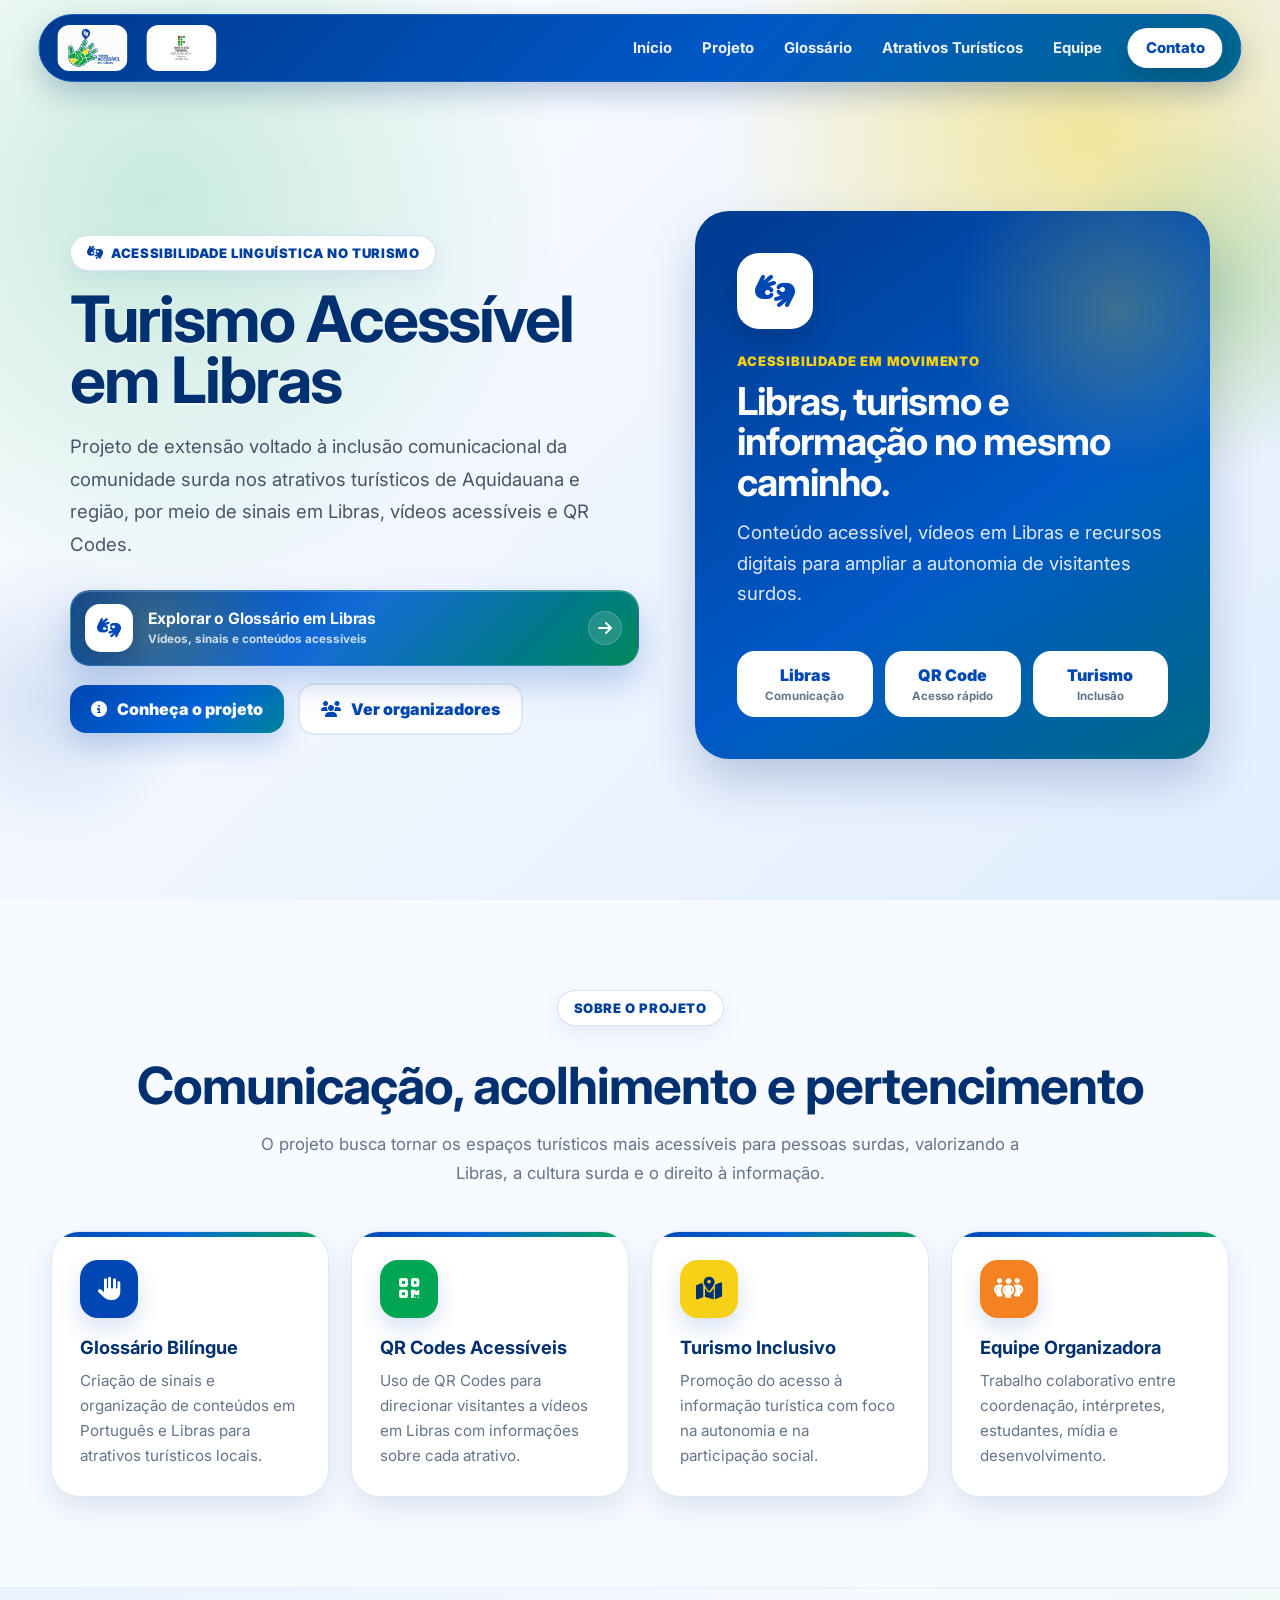
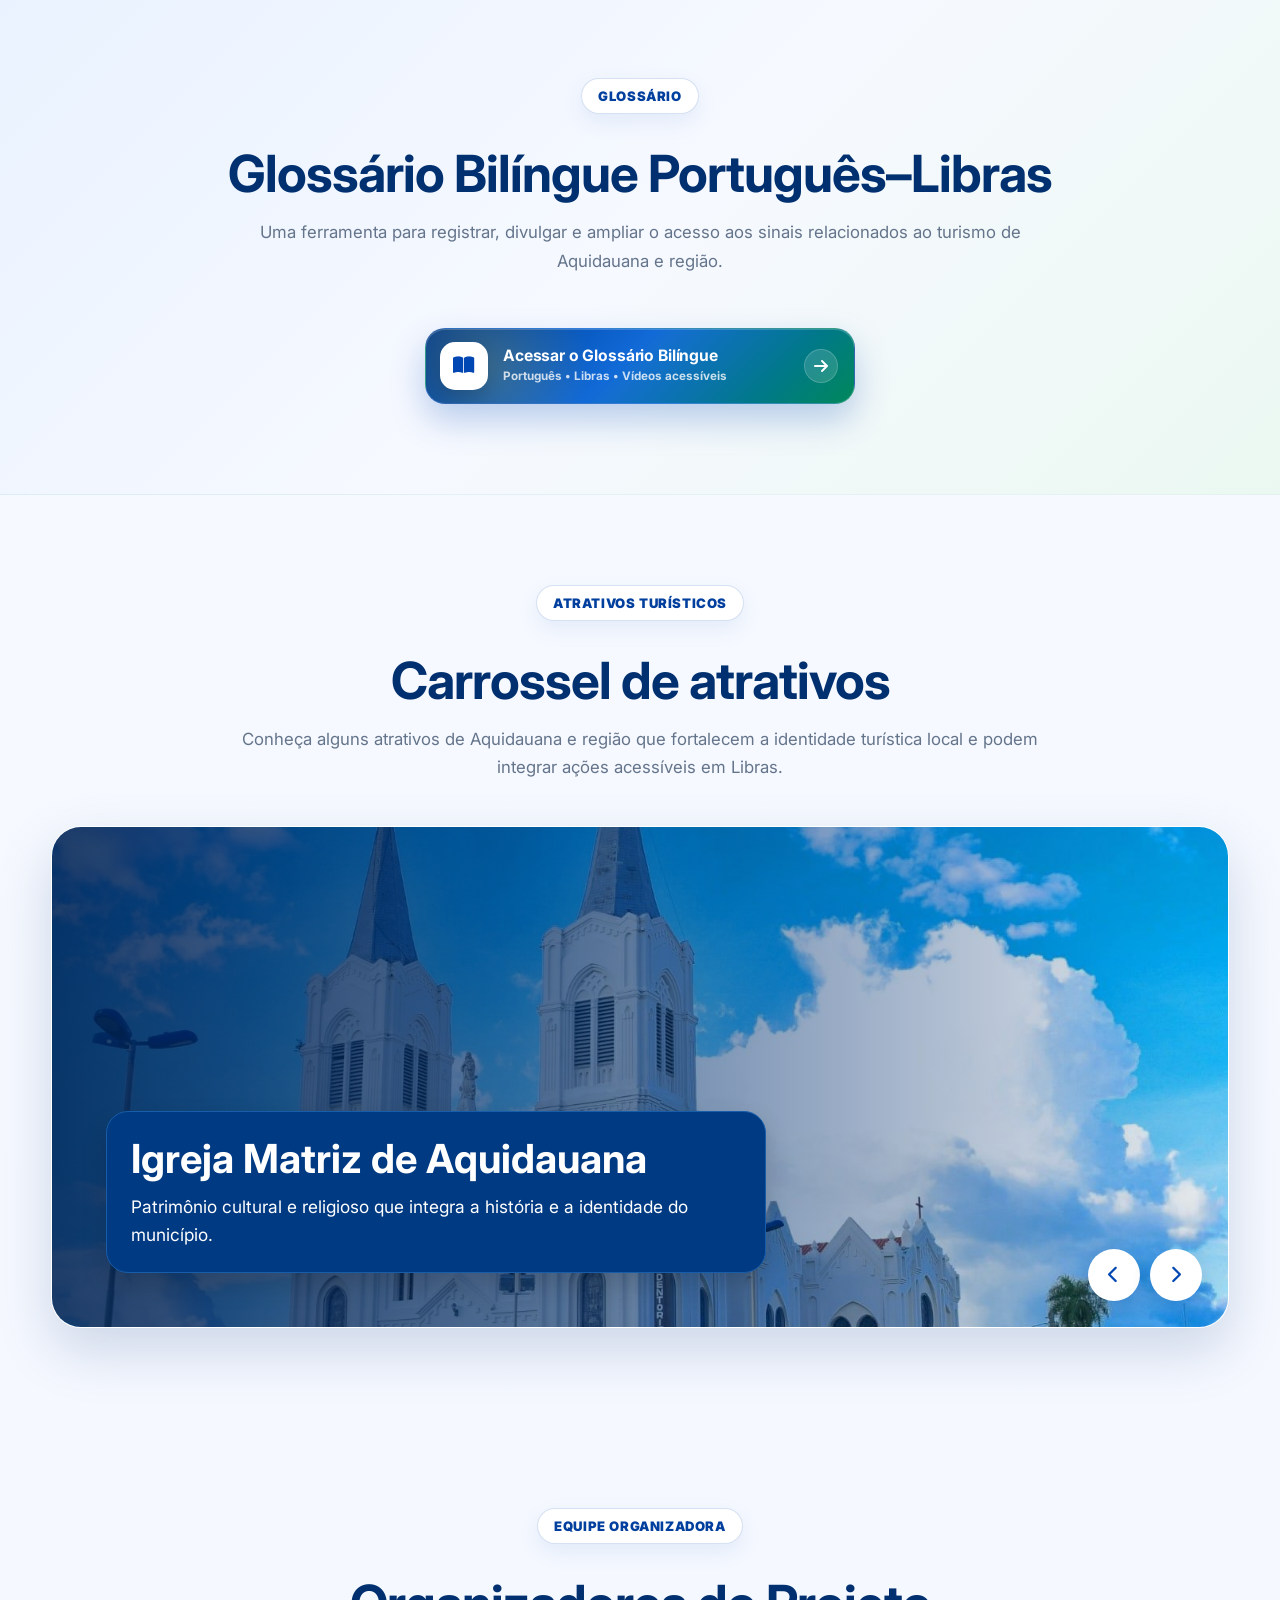
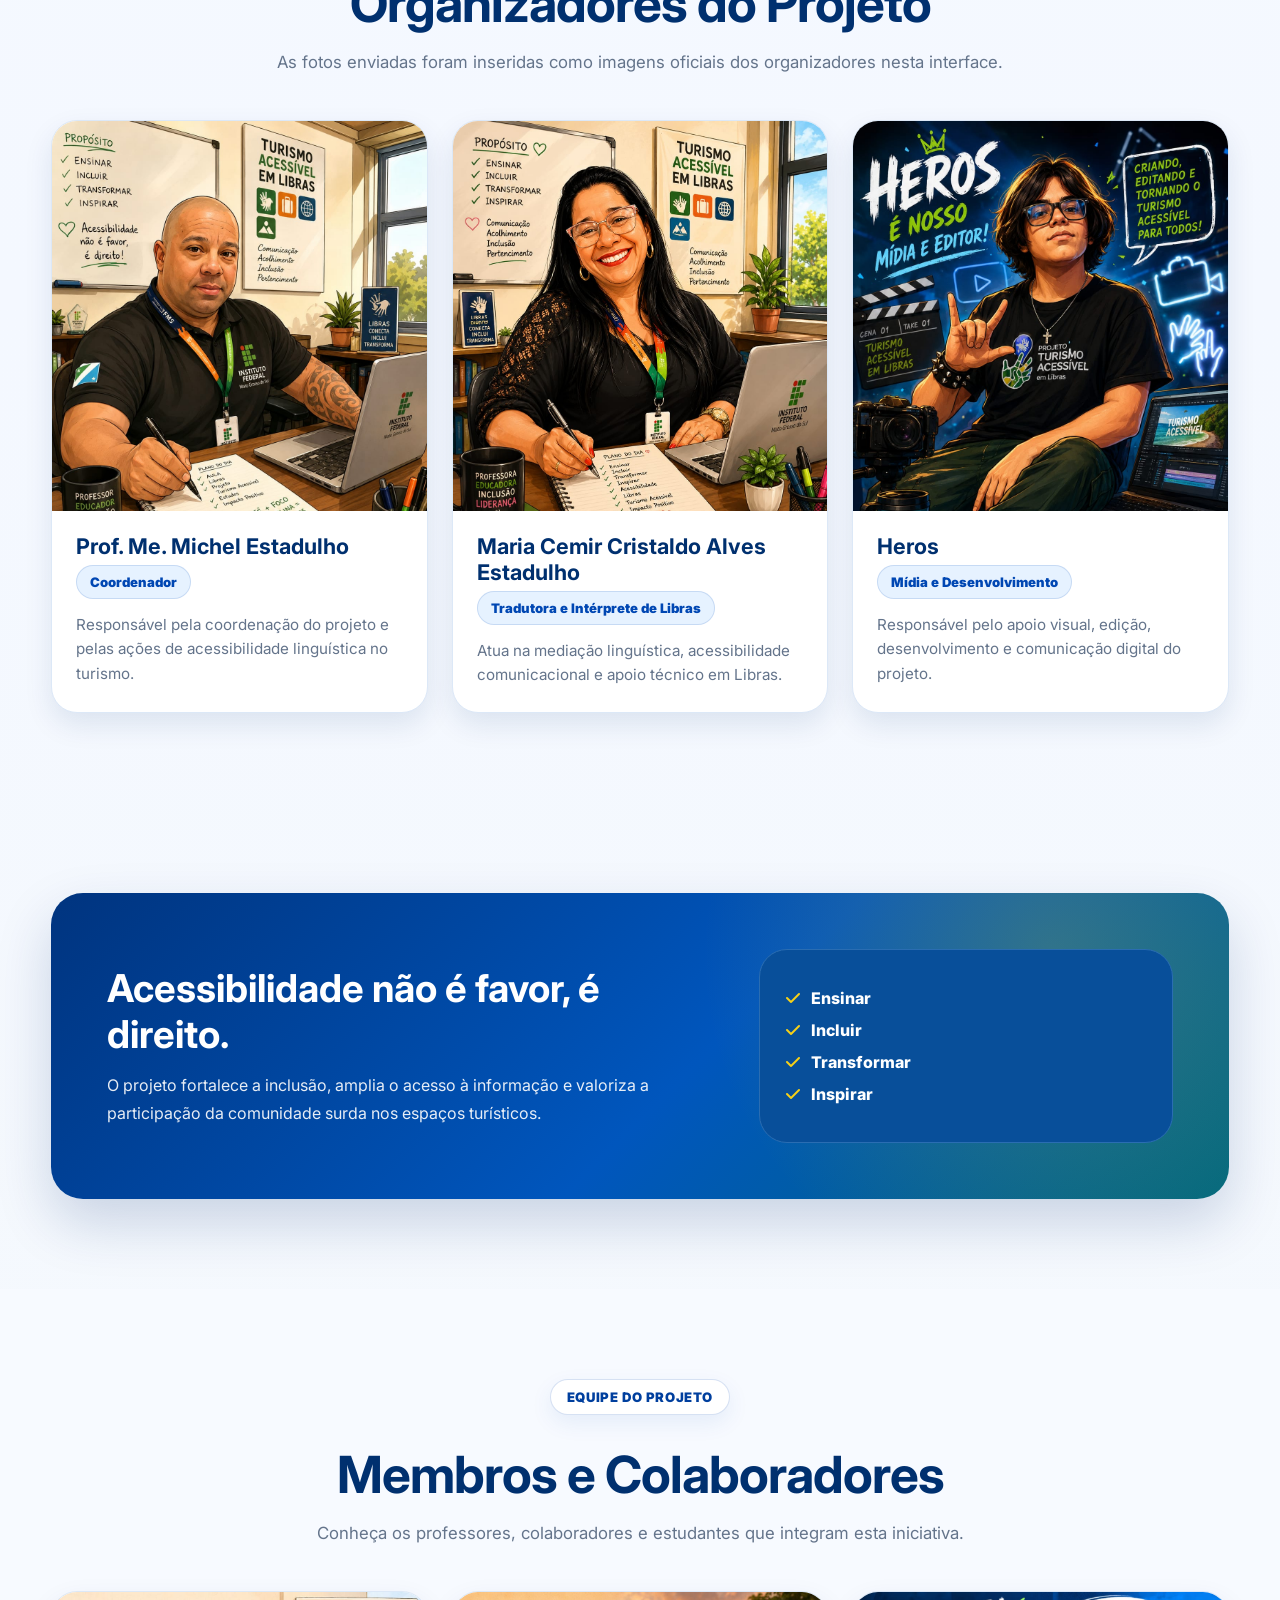
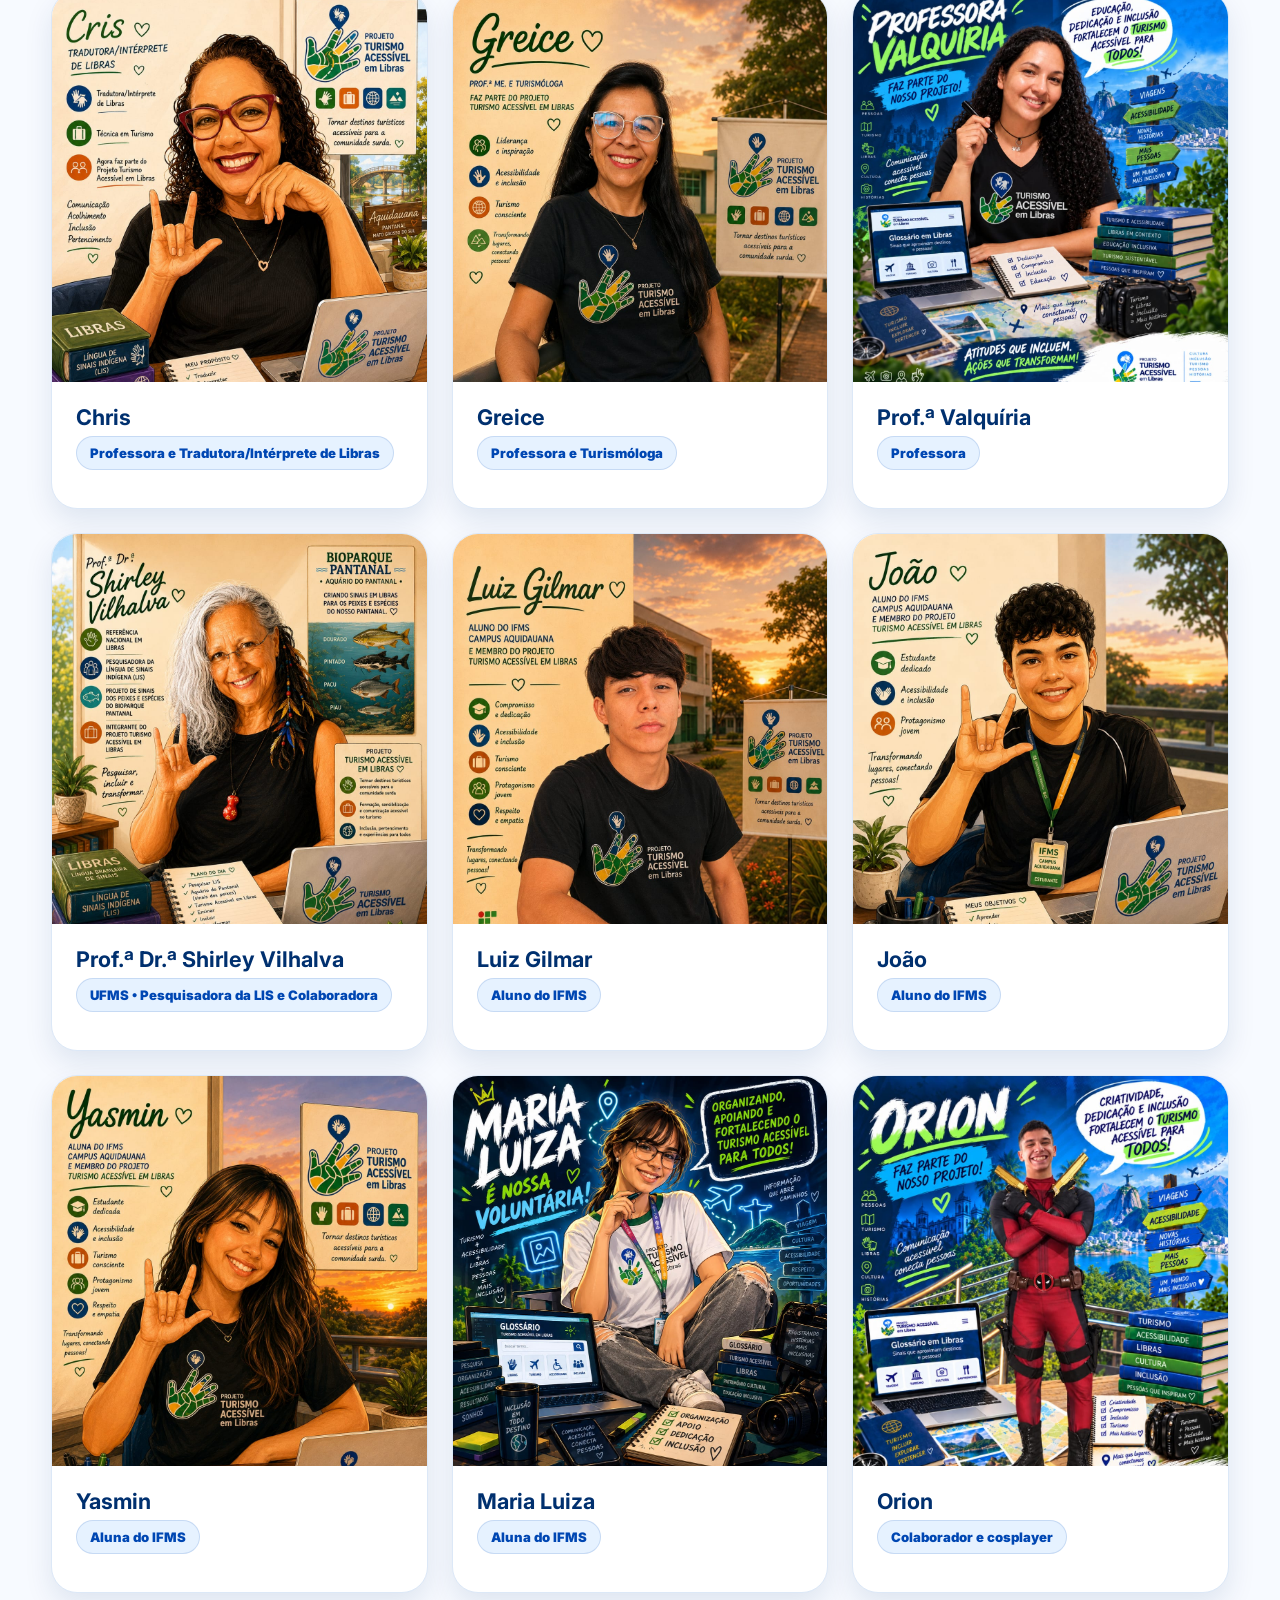
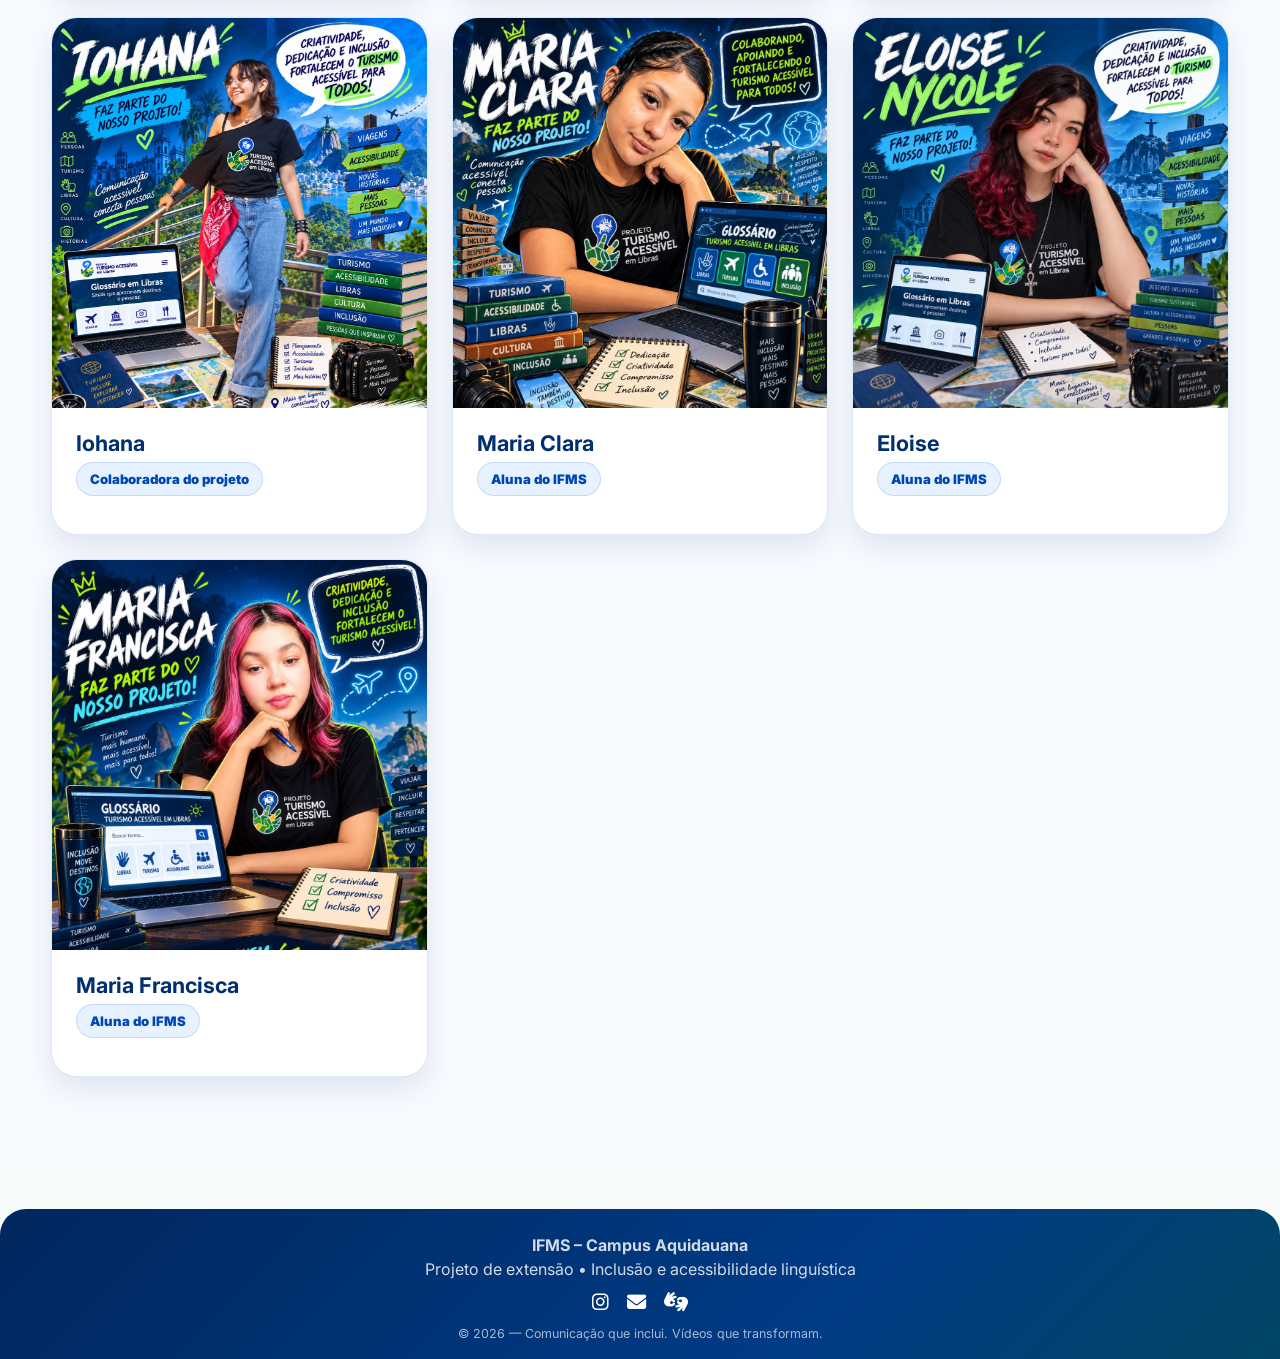
<file: index.html>
<!DOCTYPE html>

<html lang="pt-BR">

<head>
  <meta charset="utf-8" />
  <meta content="width=device-width, initial-scale=1.0" name="viewport" />
  <title>Turismo Acessível em Libras</title>
  <link href="https://fonts.googleapis.com" rel="preconnect" />
  <link crossorigin="" href="https://fonts.gstatic.com" rel="preconnect" />
  <link href="https://fonts.googleapis.com/css2?family=Inter:wght@400;600;700;800;900&amp;display=swap"
    rel="stylesheet" />
  <link href="https://cdnjs.cloudflare.com/ajax/libs/font-awesome/6.5.0/css/all.min.css" rel="stylesheet" />
  <link href="css/style.css" rel="stylesheet" />
</head>

<body>
  <header>
    <a class="brand brand-logo-only" href="index.html">
      <img alt="Identidade visual do projeto" src="imagens/logo_turismo_acessivel.jpeg" />
      <img class="logo-ifms" src="imagens/ifms-logo-aq.png" alt="Instituto Federal de Mato Grosso do Sul">
    </a>
    <nav>
      <a href="index.html">Início</a>
      <a href="#projeto">Projeto</a>
      <a href="glossario.html">Glossário</a>
      <a href="#atrativos">Atrativos Turísticos</a>
      <a href="#equipe">Equipe</a>
      <a class="btn-menu" href="#contato">Contato</a>
    </nav>
  </header>
  <main id="inicio">
    <section class="hero">
      <div class="container hero-grid">
        <div>
          <span class="tag"><i class="fa-solid fa-hands-asl-interpreting"></i> Acessibilidade linguística no
            turismo</span>
          <h1>Turismo Acessível em Libras</h1>
          <p>Projeto de extensão voltado à inclusão comunicacional da comunidade surda nos atrativos turísticos de
            Aquidauana e região, por meio de sinais em Libras, vídeos acessíveis e QR Codes.</p>
          <div class="hero-actions"><a class="btn-glossario-featured" href="glossario.html"><span
                class="glossario-btn-icon"><i class="fa-solid fa-hands-asl-interpreting"></i></span><span
                class="glossario-btn-text"><strong>Explorar o Glossário em Libras</strong><small>Vídeos, sinais e
                  conteúdos acessíveis</small></span><span class="glossario-btn-arrow"><i
                  class="fa-solid fa-arrow-right"></i></span></a>
            <a class="btn btn-primary" href="#projeto"><i class="fa-solid fa-circle-info"></i> Conheça o projeto</a>
            <a class="btn btn-light" href="#equipe"><i class="fa-solid fa-users"></i> Ver organizadores</a>
          </div>
        </div>
        <div class="hero-feature-panel">
          <div class="hero-feature-icon"><i class="fa-solid fa-hands-asl-interpreting"></i></div><span
            class="hero-feature-kicker">Acessibilidade em movimento</span>
          <h2>Libras, turismo e informação no mesmo caminho.</h2>
          <p>Conteúdo acessível, vídeos em Libras e recursos digitais para ampliar a autonomia de visitantes surdos.</p>
          <div class="mini-stats">
            <div>Libras<span>Comunicação</span></div>
            <div>QR Code<span>Acesso rápido</span></div>
            <div>Turismo<span>Inclusão</span></div>
          </div>
        </div>
      </div>
    </section>
    <section id="projeto">
      <div class="container">
        <div class="section-title">
          <span class="tag">Sobre o Projeto</span>
          <h2>Comunicação, acolhimento e pertencimento</h2>
          <p>O projeto busca tornar os espaços turísticos mais acessíveis para pessoas surdas, valorizando a Libras, a
            cultura surda e o direito à informação.</p>
        </div>
        <div class="cards">
          <article class="info-card">
            <div class="icon"><i class="fa-solid fa-hand"></i></div>
            <h3>Glossário Bilíngue</h3>
            <p>Criação de sinais e organização de conteúdos em Português e Libras para atrativos turísticos locais.</p>
          </article>
          <article class="info-card">
            <div class="icon"><i class="fa-solid fa-qrcode"></i></div>
            <h3>QR Codes Acessíveis</h3>
            <p>Uso de QR Codes para direcionar visitantes a vídeos em Libras com informações sobre cada atrativo.</p>
          </article>
          <article class="info-card">
            <div class="icon"><i class="fa-solid fa-map-location-dot"></i></div>
            <h3>Turismo Inclusivo</h3>
            <p>Promoção do acesso à informação turística com foco na autonomia e na participação social.</p>
          </article>
          <article class="info-card">
            <div class="icon"><i class="fa-solid fa-people-group"></i></div>
            <h3>Equipe Organizadora</h3>
            <p>Trabalho colaborativo entre coordenação, intérpretes, estudantes, mídia e desenvolvimento.</p>
          </article>
        </div>
      </div>
    </section>
    <section id="glossario">
      <div class="container">
        <div class="section-title">
          <span class="tag">Glossário</span>
          <h2>Glossário Bilíngue Português–Libras</h2>
          <p>Uma ferramenta para registrar, divulgar e ampliar o acesso aos sinais relacionados ao turismo de Aquidauana
            e região.</p>
        </div>
        <div class="hero-actions"><a class="btn-glossario-featured btn-glossario-section" href="glossario.html"><span
              class="glossario-btn-icon"><i class="fa-solid fa-book-open"></i></span><span
              class="glossario-btn-text"><strong>Acessar o Glossário Bilíngue</strong><small>Português • Libras • Vídeos
                acessíveis</small></span><span class="glossario-btn-arrow"><i
                class="fa-solid fa-arrow-right"></i></span></a></div>
      </div>
    </section>
    <section id="atrativos">
      <div class="container">
        <div class="section-title">
          <span class="tag">Atrativos Turísticos</span>
          <h2>Carrossel de atrativos</h2>
          <p>Conheça alguns atrativos de Aquidauana e região que fortalecem a identidade turística local e podem
            integrar ações acessíveis em Libras.</p>
        </div>
        <!--Aqui fica o carrossel-->
        <div class="carousel-wrap">
          <div class="carousel">
            <div class="slide active slide-igreja">
              <div class="slide-content">
                <h3>Igreja Matriz de Aquidauana</h3>
                <p>Patrimônio cultural e religioso que integra a história e a identidade do município.</p>
              </div>
            </div>
            <div class="slide slide-paxixi">
              <div class="slide-content">
                <h3>Morro do Paxixi</h3>
                <p>Um dos mais belos cartões-postais da região, conhecido por suas paisagens e contemplação da natureza.
                </p>
              </div>
            </div>
            <div class="slide slide-ponte">
              <div class="slide-content">
                <h3>Ponte Velha</h3>
                <p>Importante marco histórico sobre o Rio Aquidauana, preservando a memória local.</p>
              </div>
            </div>
            <div class="slide slide-rio">
              <div class="slide-content">
                <h3>Rio Aquidauana</h3>
                <p>Símbolo natural da cidade e referência para o turismo, lazer e contemplação ambiental.</p>
              </div>
            </div>
          </div>
          <div class="carousel-buttons">
            <button aria-label="Anterior" onclick="mudarSlide(-1)"><i class="fa-solid fa-chevron-left"></i></button>
            <button aria-label="Próximo" onclick="mudarSlide(1)"><i class="fa-solid fa-chevron-right"></i></button>
          </div>
        </div>
      </div>
    </section>
    <!--Os coordenadores ficam aqui-->
    <section id="equipe">
      <div class="container">
        <div class="section-title">
          <span class="tag">Equipe Organizadora</span>
          <h2>Organizadores do Projeto</h2>
          <p>As fotos enviadas foram inseridas como imagens oficiais dos organizadores nesta interface.</p>
        </div>
        <div class="team">
          <article class="member">
            <img alt="Prof. Me. Michel Estadulho" src="imagens/organizador_michel.jpeg" />
            <div class="member-body">
              <h3>Prof. Me. Michel Estadulho</h3>
              <span class="role">Coordenador</span>
              <p>Responsável pela coordenação do projeto e pelas ações de acessibilidade linguística no turismo.</p>
            </div>
          </article>
          <article class="member">
            <img alt="Maria Cemir Cristaldo Alves Estadulho" src="imagens/organizadora_cemir.jpeg" />
            <div class="member-body">
              <h3>Maria Cemir Cristaldo Alves Estadulho</h3>
              <span class="role">Tradutora e Intérprete de Libras</span>
              <p>Atua na mediação linguística, acessibilidade comunicacional e apoio técnico em Libras.</p>
            </div>
          </article>
          <article class="member">
            <img alt="Heros" src="imagens/organizador_heros.jpeg" />
            <div class="member-body">
              <h3>Heros</h3>
              <span class="role">Mídia e Desenvolvimento</span>
              <p>Responsável pelo apoio visual, edição, desenvolvimento e comunicação digital do projeto.</p>
            </div>
          </article>
        </div>
      </div>
    </section>
    <section id="contato">
      <div class="container">
        <div class="cta">
          <div>
            <h2>Acessibilidade não é favor, é direito.</h2>
            <p>O projeto fortalece a inclusão, amplia o acesso à informação e valoriza a participação da comunidade
              surda nos espaços turísticos.</p>
          </div>
          <ul class="cta-box">
            <li><i class="fa-solid fa-check"></i> Ensinar</li>
            <li><i class="fa-solid fa-check"></i> Incluir</li>
            <li><i class="fa-solid fa-check"></i> Transformar</li>
            <li><i class="fa-solid fa-check"></i> Inspirar</li>
          </ul>
        </div>
      </div>
    </section>
  </main>
  <!--Aqui fica os membros do projeto-->
  <section id="membros">
    <div class="container">
      <div class="section-title">
        <span class="tag">Equipe do Projeto</span>
        <h2>Membros e Colaboradores</h2>
        <p>Conheça os professores, colaboradores e estudantes que integram esta iniciativa.</p>
      </div>
      <div class="team">
        <article class="member"><img alt="Chris" src="imagens/chris.jpeg" />
          <div class="member-body">
            <h3>Chris</h3><span class="role">Professora e Tradutora/Intérprete de Libras</span>
          </div>
        </article>
        <article class="member"><img alt="Greice" src="imagens/greice.jpeg" />
          <div class="member-body">
            <h3>Greice</h3><span class="role">Professora e Turismóloga</span>
          </div>
        </article>
        <article class="member"><img alt="Prof.ª Valquíria" src="imagens/professora valquiria.jpeg" />
          <div class="member-body">
            <h3>Prof.ª Valquíria</h3><span class="role">Professora</span>
          </div>
        </article>
        <article class="member"><img alt="Prof.ª Dr.ª Shirley Vilhalva" src="imagens/shirley.jpeg" />
          <div class="member-body">
            <h3>Prof.ª Dr.ª Shirley Vilhalva</h3><span class="role">UFMS • Pesquisadora da LIS e Colaboradora</span>
          </div>
        </article>
        <article class="member"><img alt="Luiz Gilmar" src="imagens/luiz.jpeg" />
          <div class="member-body">
            <h3>Luiz Gilmar</h3><span class="role">Aluno do IFMS</span>
          </div>
        </article>
        <article class="member"><img alt="João" src="imagens/joao.jpeg" />
          <div class="member-body">
            <h3>João</h3><span class="role">Aluno do IFMS</span>
          </div>
        </article>
        <article class="member"><img alt="Yasmin" src="imagens/yasmin.jpeg" />
          <div class="member-body">
            <h3>Yasmin</h3><span class="role">Aluna do IFMS</span>
          </div>
        </article>
        <article class="member"><img alt="Maria Luiza" src="imagens/maria-luiza.jpeg" />
          <div class="member-body">
            <h3>Maria Luiza</h3><span class="role">Aluna do IFMS</span>
          </div>
        </article>
        <article class="member"><img alt="Orion" src="imagens/orion projeto.jpeg" />
          <div class="member-body">
            <h3>Orion</h3><span class="role">Colaborador e cosplayer</span>
          </div>
        </article>
        <article class="member"><img alt="Iohana" src="imagens/iohana projeto.jpeg" />
          <div class="member-body">
            <h3>Iohana</h3><span class="role">Colaboradora do projeto</span>
          </div>
        </article>
        <article class="member"><img alt="Maria Clara" src="imagens/maria clara.jpeg" />
          <div class="member-body">
            <h3>Maria Clara</h3><span class="role">Aluna do IFMS</span>
          </div>
        </article>
        <article class="member"><img alt="Eloise" src="imagens/eloise.jpeg" />
          <div class="member-body">
            <h3>Eloise</h3><span class="role">Aluna do IFMS</span>
          </div>
        </article>
        <article class="member"><img alt="Maria Francisca" src="imagens/maria francisca.jpeg" />
          <div class="member-body">
            <h3>Maria Francisca</h3><span class="role">Aluna do IFMS</span>
          </div>
        </article>
      </div>
    </div>
  </section>
  <footer>
    <p><strong>IFMS – Campus Aquidauana</strong><br />Projeto de extensão • Inclusão e acessibilidade linguística</p>
    <div class="social"><i class="fa-brands fa-instagram"></i><i class="fa-solid fa-envelope"></i><i
        class="fa-solid fa-hands-asl-interpreting"></i></div>
    <p class="footer-copy">© 2026 — Comunicação que inclui. Vídeos que transformam.</p>
  </footer>
  <script>
    let slideAtual = 0;
    const slides = document.querySelectorAll('.slide');

    function mostrarSlide(index) {
      slides.forEach(slide => slide.classList.remove('active'));
      if (index >= slides.length) slideAtual = 0;
      if (index < 0) slideAtual = slides.length - 1;
      slides[slideAtual].classList.add('active');
    }

    function mudarSlide(direcao) {
      slideAtual += direcao;
      mostrarSlide(slideAtual);
    }

    setInterval(() => mudarSlide(1), 7000);
  </script>
</body>

</html>
</file>
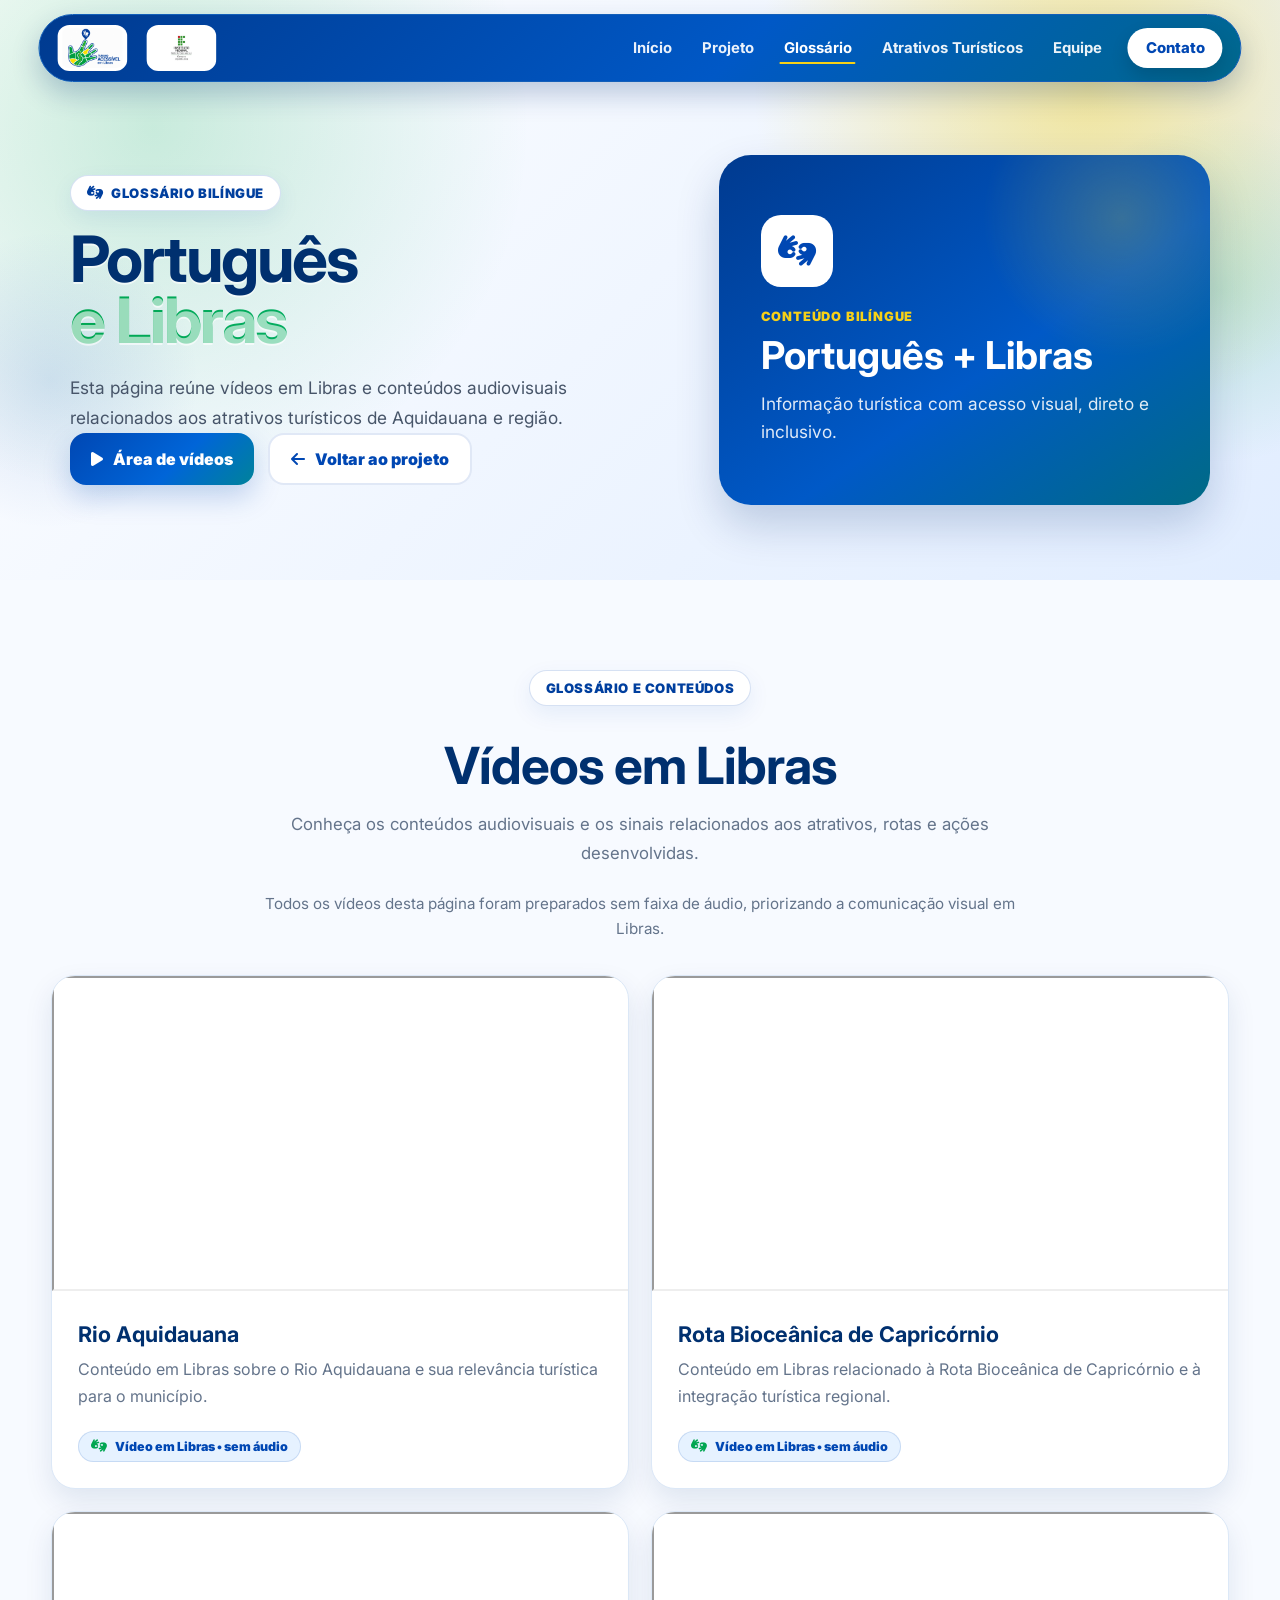
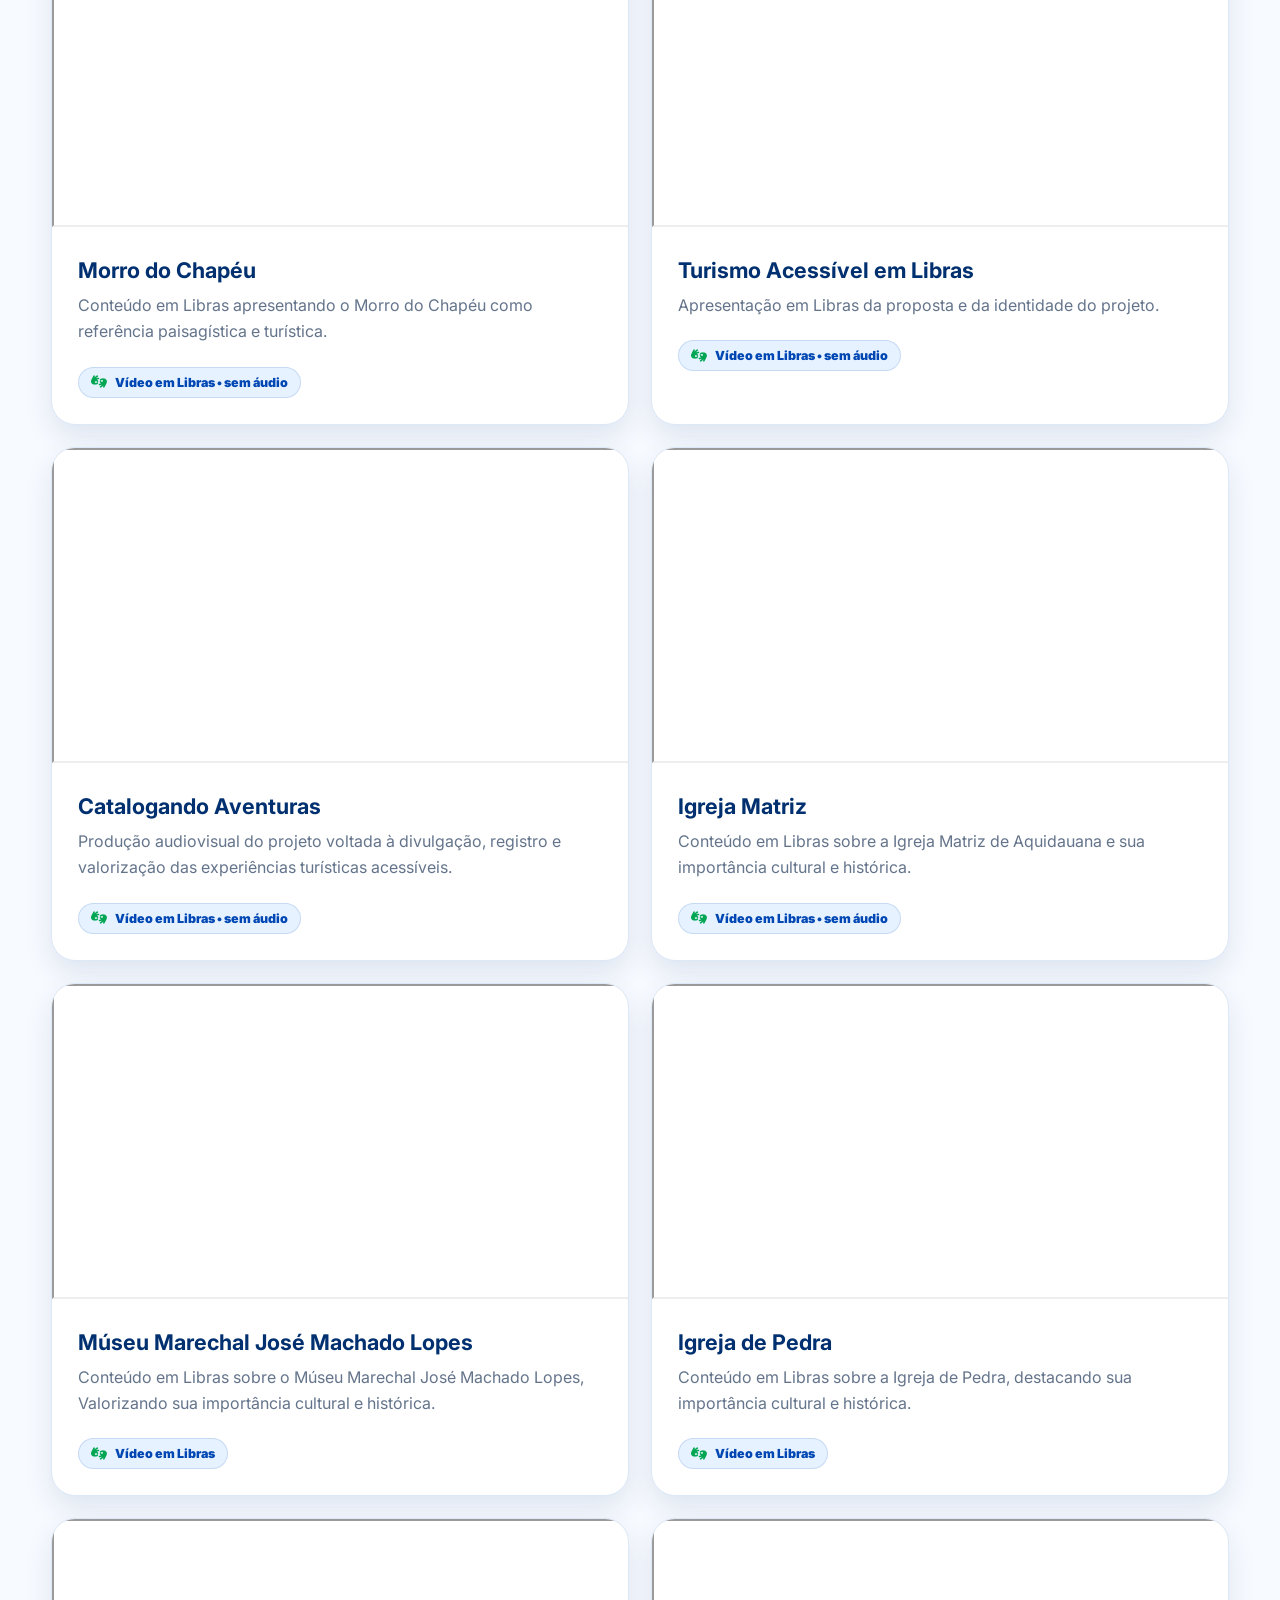
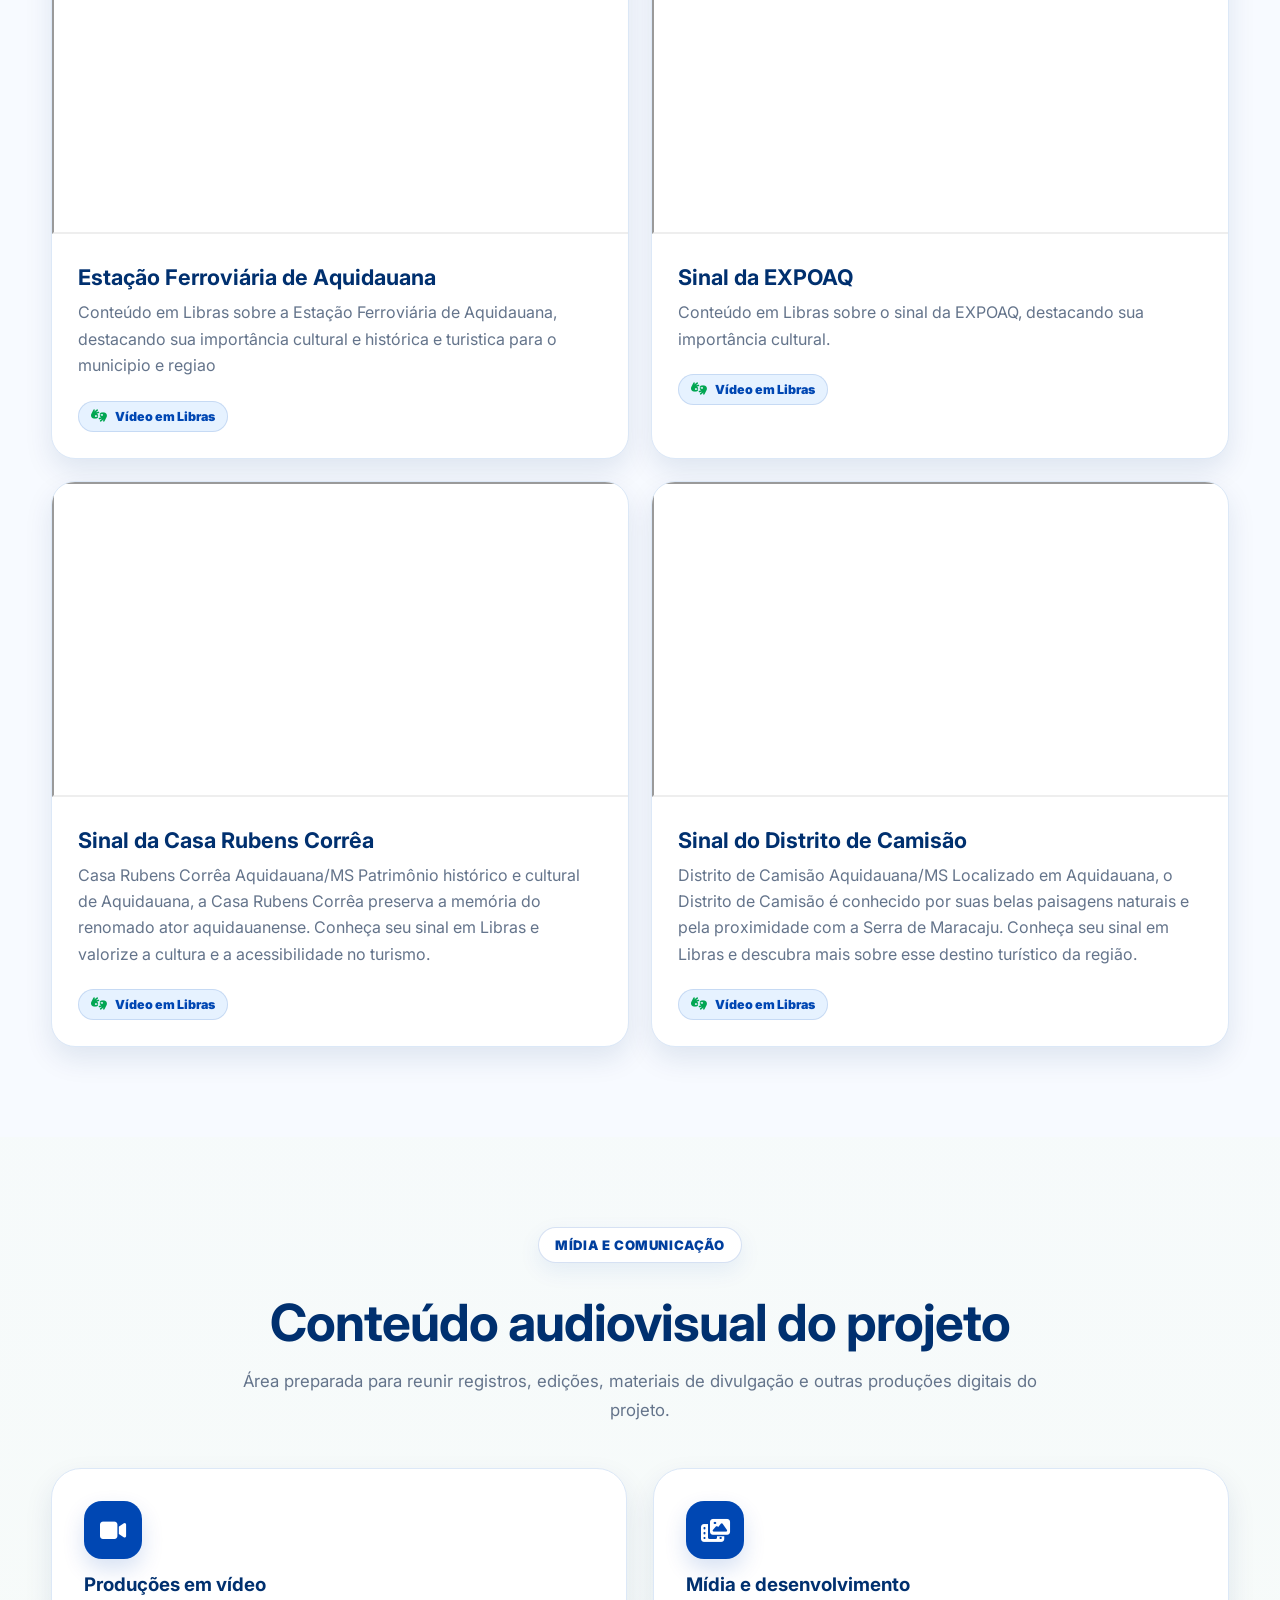
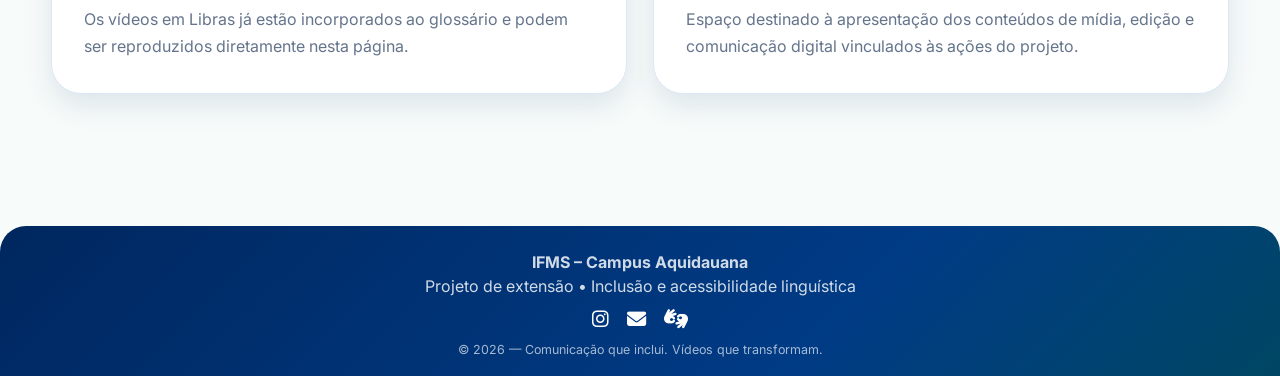
<file: glossario.html>
<!DOCTYPE html>

<html lang="pt-BR">

<head>
    <meta charset="utf-8" />
    <meta content="width=device-width, initial-scale=1.0" name="viewport" />
    <title>Glossário | Turismo Acessível em Libras</title>
    <link href="https://fonts.googleapis.com" rel="preconnect" />
    <link crossorigin="" href="https://fonts.gstatic.com" rel="preconnect" />
    <link href="https://fonts.googleapis.com/css2?family=Inter:wght@400;600;700;800;900&amp;display=swap"
        rel="stylesheet" />
    <link href="https://cdnjs.cloudflare.com/ajax/libs/font-awesome/6.5.0/css/all.min.css" rel="stylesheet" />
    <link href="css/style.css" rel="stylesheet" />
</head>

<body>
    <header>
        <a class="brand brand-logo-only" href="index.html">
            <img alt="Identidade visual do projeto" src="imagens/logo_turismo_acessivel.jpeg" />
            <img class="logo-ifms" src="imagens/ifms-logo-aq.png" alt="Instituto Federal de Mato Grosso do Sul" />
        </a>
        <nav>
            <a href="index.html">Início</a>
            <a href="index.html#projeto">Projeto</a>
            <a class="nav-active" href="glossario.html">Glossário</a>
            <a href="index.html#atrativos">Atrativos Turísticos</a>
            <a href="index.html#equipe">Equipe</a>
            <a class="btn-menu" href="index.html#contato">Contato</a>
        </nav>
    </header>
    <main id="inicio">
        <section class="glossary-hero">
            <div class="container glossary-hero-grid">
                <div>
                    <span class="tag"><i class="fa-solid fa-hands-asl-interpreting"></i> Glossário Bilíngue</span>
                    <h1>Português <strong>e Libras</strong></h1>
                    <p>Esta página reúne vídeos em Libras e conteúdos audiovisuais relacionados aos atrativos turísticos
                        de Aquidauana e região.</p>
                    <div class="hero-actions">
                        <a class="btn btn-primary" href="#videos"><i class="fa-solid fa-play"></i> Área de vídeos</a>
                        <a class="btn btn-light" href="index.html"><i class="fa-solid fa-arrow-left"></i> Voltar ao
                            projeto</a>
                    </div>
                </div>
                <div class="glossary-symbol-panel"><i class="fa-solid fa-hands-asl-interpreting"></i><span>Conteúdo
                        bilíngue</span>
                    <h2>Português + Libras</h2>
                    <p>Informação turística com acesso visual, direto e inclusivo.</p>
                </div>
            </div>
        </section>
        <section id="videos">
            <div class="container">
                <div class="section-title">
                    <span class="tag">Glossário e Conteúdos</span>
                    <h2>Vídeos em Libras</h2>
                    <p>Conheça os conteúdos audiovisuais e os sinais relacionados aos atrativos, rotas e ações
                        desenvolvidas.</p>
                </div>
                <p class="glossary-note">Todos os vídeos desta página foram preparados sem faixa de áudio, priorizando a
                    comunicação visual em Libras.</p>
                <div class="glossary-grid">
                    <article class="glossary-card video-card"><iframe width="580" height="315"
                            src="https://www.youtube-nocookie.com/embed/ig7l0lmULVI" allow=" autoplay; encrypted-media;"
                            referrerpolicy="strict-origin-when-cross-origin"></iframe>
                        <div class="glossary-card-body">
                            <h3>Rio Aquidauana</h3>
                            <p>Conteúdo em Libras sobre o Rio Aquidauana e sua relevância turística para o município.
                            </p><span class="video-badge"><i class="fa-solid fa-hands-asl-interpreting"></i> Vídeo em
                                Libras • sem áudio</span>
                        </div>
                    </article>
                    <article class="glossary-card video-card"><iframe width="580" height="315"
                            src="https://www.youtube-nocookie.com/embed/64HpeVpPP9c" allow=" autoplay; encrypted-media;"
                            referrerpolicy="strict-origin-when-cross-origin"></iframe>
                        <div class="glossary-card-body">
                            <h3>Rota Bioceânica de Capricórnio</h3>
                            <p>Conteúdo em Libras relacionado à Rota Bioceânica de Capricórnio e à integração turística
                                regional.</p><span class="video-badge"><i
                                    class="fa-solid fa-hands-asl-interpreting"></i> Vídeo em Libras • sem áudio</span>
                        </div>
                    </article>
                    <article class="glossary-card video-card"><iframe width="580" height="315"
                            src="https://www.youtube-nocookie.com/embed/LYY-HfZBCmk" allow=" autoplay; encrypted-media;"
                            referrerpolicy="strict-origin-when-cross-origin"></iframe>
                        <div class="glossary-card-body">
                            <h3>Morro do Chapéu</h3>
                            <p>Conteúdo em Libras apresentando o Morro do Chapéu como referência paisagística e
                                turística.</p><span class="video-badge"><i
                                    class="fa-solid fa-hands-asl-interpreting"></i> Vídeo em Libras • sem áudio</span>
                        </div>
                    </article>
                    <article class="glossary-card video-card"><iframe width="580" height="315"
                            src="https://www.youtube-nocookie.com/embed/uUrxg75vPKI" allow=" autoplay; encrypted-media;"
                            referrerpolicy="strict-origin-when-cross-origin"></iframe>
                        <div class="glossary-card-body">
                            <h3>Turismo Acessível em Libras</h3>
                            <p>Apresentação em Libras da proposta e da identidade do projeto.</p><span
                                class="video-badge"><i class="fa-solid fa-hands-asl-interpreting"></i> Vídeo em Libras •
                                sem áudio</span>
                        </div>
                    </article>
                    <article class="glossary-card video-card"><iframe width="580" height="315"
                            src="https://www.youtube-nocookie.com/embed/5ynPkVWrhwE" allow=" autoplay; encrypted-media;"
                            referrerpolicy="strict-origin-when-cross-origin"></iframe>
                        <div class="glossary-card-body">
                            <h3>Catalogando Aventuras</h3>
                            <p>Produção audiovisual do projeto voltada à divulgação, registro e valorização das
                                experiências turísticas acessíveis.</p><span class="video-badge"><i
                                    class="fa-solid fa-hands-asl-interpreting"></i> Vídeo em Libras • sem áudio</span>
                        </div>
                    </article>
                    <article class="glossary-card video-card"><iframe width="580" height="315"
                            src="https://www.youtube-nocookie.com/embed/RQfJ|A2LOXku_IO"
                            allow=" autoplay; encrypted-media;"
                            referrerpolicy="strict-origin-when-cross-origin"></iframe>
                        <div class="glossary-card-body">
                            <h3>Igreja Matriz</h3>
                            <p>Conteúdo em Libras sobre a Igreja Matriz de Aquidauana e sua importância cultural e
                                histórica.</p><span class="video-badge"><i
                                    class="fa-solid fa-hands-asl-interpreting"></i> Vídeo em Libras • sem áudio</span>
                        </div>
                    </article>
                    <article class="glossary-card video-card"><iframe width="580" height="315"
                            src="https://www.youtube-nocookie.com/embed/N5rynPwLkBk" allow=" autoplay; encrypted-media;"
                            referrerpolicy="strict-origin-when-cross-origin"></iframe>
                        <div class="glossary-card-body">
                            <h3>Múseu Marechal José Machado Lopes</h3>
                            <p>Conteúdo em Libras sobre o Múseu Marechal José Machado Lopes, Valorizando sua importância
                                cultural e histórica.</p><span class="video-badge"><i
                                    class="fa-solid fa-hands-asl-interpreting"></i> Vídeo em Libras</span>
                        </div>
                    </article>
                    <article class="glossary-card video-card"><iframe width="580" height="315"
                            src="https://www.youtube-nocookie.com/embed/Dwr6ToOD4F0" allow=" autoplay; encrypted-media;"
                            referrerpolicy="strict-origin-when-cross-origin"></iframe>
                        <div class="glossary-card-body">
                            <h3>Igreja de Pedra</h3>
                            <p>Conteúdo em Libras sobre a Igreja de Pedra, destacando sua importância cultural e
                                histórica.</p><span class="video-badge"><i
                                    class="fa-solid fa-hands-asl-interpreting"></i> Vídeo em Libras</span>
                        </div>
                    </article>
                    <article class="glossary-card video-card"><iframe width="580" height="315"
                            src="https://www.youtube-nocookie.com/embed/CKXjHLy8rFM" allow=" autoplay; encrypted-media;"
                            referrerpolicy="strict-origin-when-cross-origin"></iframe>
                        <div class="glossary-card-body">
                            <h3>Estação Ferroviária de Aquidauana</h3>
                            <p>Conteúdo em Libras sobre a Estação Ferroviária de Aquidauana, destacando sua importância
                                cultural e histórica e turistica para o municipio e regiao</p><span
                                class="video-badge"><i class="fa-solid fa-hands-asl-interpreting"></i> Vídeo em
                                Libras</span>
                        </div>
                    </article>
                    <article class="glossary-card video-card"><iframe width="580" height="315"
                            src="https://www.youtube-nocookie.com/embed/6k9edyan8GI" allow=" autoplay; encrypted-media;"
                            referrerpolicy="strict-origin-when-cross-origin"></iframe>
                        <div class="glossary-card-body">
                            <h3>Sinal da EXPOAQ</h3>
                            <p>Conteúdo em Libras sobre o sinal da EXPOAQ, destacando sua importância cultural.</p><span
                                class="video-badge"><i class="fa-solid fa-hands-asl-interpreting"></i> Vídeo em
                                Libras</span>
                        </div>
                    </article>
                    <article class="glossary-card video-card"><iframe width="580" height="315"
                            src="https://www.youtube-nocookie.com/embed/g-L4fkXV-10" allow=" autoplay; encrypted-media;"
                            referrerpolicy="strict-origin-when-cross-origin"></iframe>
                        <div class="glossary-card-body">
                            <h3>Sinal da Casa Rubens Corrêa</h3>
                            <p>Casa Rubens Corrêa Aquidauana/MS
                                Patrimônio histórico e cultural de Aquidauana, a Casa Rubens Corrêa preserva a memória
                                do renomado ator aquidauanense. Conheça seu sinal em Libras e valorize a cultura e a
                                acessibilidade no turismo.</p><span class="video-badge"><i
                                    class="fa-solid fa-hands-asl-interpreting"></i> Vídeo em
                                Libras</span>
                        </div>
                    </article>
                    <article class="glossary-card video-card"><iframe width="580" height="315"
                            src="https://www.youtube-nocookie.com/embed/lF1_MqzBKHg" allow=" autoplay; encrypted-media;"
                            referrerpolicy="strict-origin-when-cross-origin"></iframe>
                        <div class="glossary-card-body">
                            <h3>Sinal do Distrito de Camisão</h3>
                            <p>Distrito de Camisão Aquidauana/MS

                                Localizado em Aquidauana, o Distrito de Camisão é conhecido por suas belas paisagens
                                naturais e pela proximidade com a Serra de Maracaju. Conheça seu sinal em Libras e
                                descubra mais sobre esse destino turístico da região.</p><span class="video-badge"><i
                                    class="fa-solid fa-hands-asl-interpreting"></i> Vídeo em
                                Libras</span>
                        </div>
                    </article>
                </div>
            </div>
        </section>
        <section id="midia">
            <div class="container">
                <div class="section-title">
                    <span class="tag">Mídia e Comunicação</span>
                    <h2>Conteúdo audiovisual do projeto</h2>
                    <p>Área preparada para reunir registros, edições, materiais de divulgação e outras produções
                        digitais do projeto.</p>
                </div>
                <div class="media-panel">
                    <article class="media-card">
                        <div class="icon"><i class="fa-solid fa-video"></i></div>
                        <h3>Produções em vídeo</h3>
                        <p>Os vídeos em Libras já estão incorporados ao glossário e podem ser reproduzidos diretamente
                            nesta página.</p>
                    </article>
                    <article class="media-card">
                        <div class="icon"><i class="fa-solid fa-photo-film"></i></div>
                        <h3>Mídia e desenvolvimento</h3>
                        <p>Espaço destinado à apresentação dos conteúdos de mídia, edição e comunicação digital
                            vinculados às ações do projeto.</p>
                    </article>
                </div>
            </div>
        </section>
    </main>
    <footer>
        <p><strong>IFMS – Campus Aquidauana</strong><br />Projeto de extensão • Inclusão e acessibilidade linguística
        </p>
        <div class="social"><i class="fa-brands fa-instagram"></i><i class="fa-solid fa-envelope"></i><i
                class="fa-solid fa-hands-asl-interpreting"></i></div>
        <p class="footer-copy">© 2026 — Comunicação que inclui. Vídeos que transformam.</p>
    </footer>
</body>

</html>
</file>
<file: css/style.css>
:root {
  --azul: #0047B3;
  --azul-escuro: #00306f;
  --verde: #00A651;
  --amarelo: #F7D117;
  --laranja: #F58220;
  --fundo: #f4f8ff;
  --branco: #ffffff;
  --texto: #1f2937;
  --cinza: #64748b;
  --sombra: 0 18px 45px rgba(0, 47, 111, .14);
  --radius: 28px;
}

* {
  margin: 0;
  padding: 0;
  box-sizing: border-box;
  font-family: 'Inter', Arial, sans-serif;
}

html {
  scroll-behavior: smooth;
}

body {
  background: var(--fundo);
  color: var(--texto);
  overflow-x: hidden;
}

a {
  text-decoration: none;
  color: inherit;
}

header {
  position: fixed;
  top: 18px;
  left: 50%;
  transform: translateX(-50%);
  width: min(1180px, 92%);
  background: rgba(255, 255, 255, .94);
  border: 1px solid rgba(0, 71, 179, .12);
  box-shadow: var(--sombra);
  border-radius: 999px;
  padding: 12px 24px;
  display: flex;
  align-items: center;
  justify-content: space-between;
  z-index: 1000;
}

.brand {
  display: flex;
  align-items: center;
  gap: 14px;
  font-weight: 900;
  color: var(--azul);
}

.brand img {
  width: 72px;
  height: 48px;
  object-fit: contain;
}

.brand span {
  line-height: 1.05;
  text-transform: uppercase;
  font-size: .98rem;
}

.brand small {
  display: block;
  color: var(--verde);
  font-size: .75rem;
  font-weight: 800;
  letter-spacing: .4px;
}

nav {
  display: flex;
  align-items: center;
  gap: 22px;
}

nav a {
  font-size: .93rem;
  font-weight: 700;
  color: var(--azul-escuro);
  transition: .25s;
}

nav a:hover {
  color: var(--verde);
}

.btn-menu {
  background: var(--azul);
  color: #fff;
  padding: 11px 18px;
  border-radius: 999px;
  font-weight: 800;
}

.btn-menu:hover {
  background: var(--verde);
  color: #fff;
}

.hero {
  min-height: 100vh;
  padding: 150px 20px 80px;
  background:
    radial-gradient(circle at 85% 15%, rgba(247, 209, 23, .34), transparent 28%),
    radial-gradient(circle at 10% 20%, rgba(0, 166, 81, .16), transparent 32%),
    linear-gradient(135deg, #ffffff 0%, #eaf3ff 100%);
  display: flex;
  align-items: center;
}

.container {
  width: min(1180px, 92%);
  margin: 0 auto;
}

.hero-grid {
  display: grid;
  grid-template-columns: 1.05fr .95fr;
  gap: 56px;
  align-items: center;
}

.tag {
  display: inline-flex;
  gap: 8px;
  align-items: center;
  background: #e7f3ff;
  color: var(--azul);
  padding: 9px 16px;
  border-radius: 999px;
  font-weight: 900;
  font-size: .82rem;
  text-transform: uppercase;
  letter-spacing: .6px;
  margin-bottom: 18px;
}

h1 {
  font-size: clamp(2.5rem, 5vw, 5.4rem);
  line-height: .95;
  color: var(--azul-escuro);
  letter-spacing: -2px;
  margin-bottom: 20px;
}

h1 strong {
  color: var(--verde);
  display: block;
}

.hero p {
  font-size: 1.16rem;
  line-height: 1.75;
  color: #475569;
  max-width: 640px;
  margin-bottom: 30px;
}

.hero-actions {
  display: flex;
  gap: 14px;
  flex-wrap: wrap;
}

.btn {
  display: inline-flex;
  align-items: center;
  gap: 10px;
  border: none;
  border-radius: 18px;
  padding: 15px 22px;
  font-weight: 900;
  cursor: pointer;
  transition: .25s;
}

.btn-primary {
  background: var(--azul);
  color: #fff;
  box-shadow: 0 12px 25px rgba(0, 71, 179, .24);
}

.btn-primary:hover {
  background: var(--verde);
  transform: translateY(-3px);
}

.btn-light {
  background: #fff;
  color: var(--azul);
  border: 2px solid rgba(0, 71, 179, .12);
}

.btn-light:hover {
  border-color: var(--verde);
  color: var(--verde);
  transform: translateY(-3px);
}

.logo-card {
  background: #fff;
  border-radius: 42px;
  padding: 36px;
  box-shadow: var(--sombra);
  position: relative;
  overflow: hidden;
}

.logo-card:before {
  content: "";
  position: absolute;
  right: -70px;
  top: -70px;
  width: 190px;
  height: 190px;
  background: var(--amarelo);
  border-radius: 50%;
  opacity: .55;
}

.logo-card img {
  width: 100%;
  display: block;
  position: relative;
  z-index: 2;
  border-radius: 22px;
}

.mini-stats {
  display: grid;
  grid-template-columns: repeat(3, 1fr);
  gap: 12px;
  margin-top: 16px;
  position: relative;
  z-index: 2;
}

.mini-stats div {
  background: #f8fbff;
  border: 1px solid #e5eefb;
  border-radius: 18px;
  padding: 14px;
  text-align: center;
  font-weight: 900;
  color: var(--azul);
}

.mini-stats span {
  display: block;
  color: var(--cinza);
  font-size: .72rem;
  font-weight: 700;
  margin-top: 4px;
}

section {
  padding: 90px 0;
}

.section-title {
  text-align: center;
  margin-bottom: 44px;
}

.section-title h2 {
  font-size: clamp(2rem, 4vw, 3.2rem);
  color: var(--azul-escuro);
  margin-top: 10px;
  letter-spacing: -1px;
}

.section-title p {
  max-width: 760px;
  margin: 14px auto 0;
  color: var(--cinza);
  line-height: 1.7;
  font-size: 1.05rem;
}

.cards {
  display: grid;
  grid-template-columns: repeat(4, 1fr);
  gap: 22px;
}

.info-card {
  background: #fff;
  border-radius: var(--radius);
  padding: 28px;
  box-shadow: 0 12px 30px rgba(0, 47, 111, .08);
  border: 1px solid rgba(0, 71, 179, .08);
  transition: .25s;
}

.info-card:hover {
  transform: translateY(-8px);
  box-shadow: var(--sombra);
}

.icon {
  width: 58px;
  height: 58px;
  border-radius: 18px;
  display: flex;
  align-items: center;
  justify-content: center;
  background: var(--azul);
  color: #fff;
  font-size: 1.45rem;
  margin-bottom: 18px;
}

.info-card:nth-child(2) .icon {
  background: var(--verde);
}

.info-card:nth-child(3) .icon {
  background: var(--amarelo);
  color: var(--azul-escuro);
}

.info-card:nth-child(4) .icon {
  background: var(--laranja);
}

.info-card h3 {
  color: var(--azul-escuro);
  margin-bottom: 10px;
  font-size: 1.14rem;
}

.info-card p {
  color: var(--cinza);
  line-height: 1.65;
  font-size: .95rem;
}

.carousel-wrap {
  position: relative;
  background: #fff;
  border-radius: 38px;
  box-shadow: var(--sombra);
  overflow: hidden;
  border: 1px solid rgba(0, 71, 179, .1);
}

.carousel {
  height: 470px;
  position: relative;
}

.slide {
  display: none;
  height: 100%;
  padding: 54px;
  background-size: cover;
  background-position: center;
  background-repeat: no-repeat;
  position: relative;
  color: #fff;
}

.slide.active {
  display: flex;
  align-items: flex-end;
}

.slide:before {
  content: "";
  position: absolute;
  inset: 0;
  background: linear-gradient(90deg, rgba(0, 47, 111, .88), rgba(0, 47, 111, .24));
}

.slide-content {
  position: relative;
  z-index: 2;
  max-width: 620px;
}

.slide-content h3 {
  font-size: 2.5rem;
  margin-bottom: 10px;
}

.slide-content p {
  line-height: 1.65;
  font-size: 1.08rem;
}

.carousel-buttons {
  position: absolute;
  right: 26px;
  bottom: 26px;
  display: flex;
  gap: 10px;
  z-index: 4;
}

.carousel-buttons button {
  width: 52px;
  height: 52px;
  border-radius: 50%;
  border: none;
  background: #fff;
  color: var(--azul);
  font-size: 1.1rem;
  cursor: pointer;
  transition: .25s;
}

.carousel-buttons button:hover {
  background: var(--amarelo);
}

.team {
  display: grid;
  grid-template-columns: repeat(3, 1fr);
  gap: 26px;
}

.member {
  background: #fff;
  border-radius: 34px;
  overflow: hidden;
  box-shadow: 0 12px 34px rgba(0, 47, 111, .09);
  border: 1px solid rgba(0, 71, 179, .1);
  transition: .25s;
}

.member:hover {
  transform: translateY(-8px);
  box-shadow: var(--sombra);
}

.member img {
  width: 100%;
  height: 420px;
  object-fit: cover;
  object-position: center top;
  display: block;
}

.member-body {
  padding: 26px;
}

.member-body h3 {
  color: var(--azul-escuro);
  font-size: 1.35rem;
  margin-bottom: 6px;
}

.role {
  display: inline-block;
  background: #edf7ff;
  color: var(--azul);
  padding: 8px 13px;
  border-radius: 999px;
  font-size: .82rem;
  font-weight: 900;
  margin-bottom: 14px;
}

.member-body p {
  color: var(--cinza);
  line-height: 1.6;
  font-size: .95rem;
}

.cta {
  background: linear-gradient(135deg, var(--azul), var(--azul-escuro));
  border-radius: 42px;
  padding: 56px;
  color: #fff;
  display: grid;
  grid-template-columns: 1.2fr .8fr;
  gap: 30px;
  align-items: center;
  box-shadow: var(--sombra);
}

.cta h2 {
  font-size: 2.4rem;
  margin-bottom: 14px;
}

.cta p {
  line-height: 1.75;
  opacity: .9;
}

.cta-box {
  background: rgba(255, 255, 255, .12);
  border: 1px solid rgba(255, 255, 255, .18);
  border-radius: 28px;
  padding: 26px;
}

.cta-box li {
  margin: 12px 0;
  list-style: none;
  font-weight: 800;
}

.cta-box i {
  color: var(--amarelo);
  margin-right: 8px;
}

footer {
  margin-top: 80px;
  background: var(--azul-escuro);
  color: #fff;
  padding: 56px 20px 32px;
  text-align: center;
  border-radius: 48px 48px 0 0;
}

footer img {
  width: 160px;
  max-width: 80%;
  background: #fff;
  border-radius: 20px;
  padding: 10px;
  margin-bottom: 18px;
}

footer p {
  opacity: .82;
  line-height: 1.7;
}

.social {
  display: flex;
  justify-content: center;
  gap: 16px;
  margin: 24px 0;
  font-size: 1.35rem;
}

@media(max-width:900px) {
  header {
    border-radius: 26px;
    align-items: flex-start;
    gap: 10px;
  }

  nav {
    display: none;
  }

  .hero-grid,
  .cta {
    grid-template-columns: 1fr;
  }

  .cards {
    grid-template-columns: 1fr 1fr;
  }

  .team {
    grid-template-columns: 1fr;
  }

  .member img {
    height: auto;
  }

  .carousel {
    height: 380px;
  }
}

@media(max-width:560px) {
  .brand img {
    width: 56px;
    height: 40px;
  }

  .cards {
    grid-template-columns: 1fr;
  }

  .slide {
    padding: 32px;
  }

  .slide-content h3 {
    font-size: 1.9rem;
  }

  .mini-stats {
    grid-template-columns: 1fr;
  }
}

/* ===== Organização externa de imagens do carrossel ===== */
.slide-igreja {
  background-image: url("../imagens/igreja.jpg");
}

.slide-paxixi {
  background-image: url("../imagens/morro_paxixi.jpg");
}

.slide-ponte {
  background-image: url("../imagens/ponte_velha.jpg");
}

.slide-rio {
  background-image: url("../imagens/rio_aquidauana.jpg");
}

.footer-copy {
  font-size: .85rem;
  opacity: .65;
}

.nav-active {
  color: var(--verde) !important;
}

/* Cards sem fotografia por enquanto */
.member-placeholder {
  width: 100%;
  height: 420px;
  display: flex;
  align-items: center;
  justify-content: center;
  flex-direction: column;
  gap: 14px;
  background:
    radial-gradient(circle at 75% 20%, rgba(247, 209, 23, .28), transparent 28%),
    radial-gradient(circle at 20% 80%, rgba(0, 166, 81, .18), transparent 32%),
    linear-gradient(135deg, #ffffff, #eaf3ff);
  color: var(--azul);
  text-align: center;
  padding: 30px;
}

.member-placeholder i {
  font-size: 4rem;
  color: var(--azul);
}

.member-placeholder span {
  font-size: .9rem;
  font-weight: 800;
  color: var(--cinza);
}

/* ===== Página do Glossário ===== */
.glossary-hero {
  padding: 155px 20px 75px;
  background:
    radial-gradient(circle at 85% 15%, rgba(247, 209, 23, .30), transparent 27%),
    radial-gradient(circle at 12% 22%, rgba(0, 166, 81, .15), transparent 30%),
    linear-gradient(135deg, #ffffff 0%, #eaf3ff 100%);
}

.glossary-hero-grid {
  display: grid;
  grid-template-columns: 1.1fr .9fr;
  gap: 48px;
  align-items: center;
}

.glossary-hero h1 {
  margin-bottom: 22px;
}

.glossary-hero p {
  color: #475569;
  font-size: 1.08rem;
  line-height: 1.75;
  max-width: 680px;
}

.glossary-hero-image {
  background: #fff;
  border-radius: 34px;
  padding: 26px;
  box-shadow: var(--sombra);
}

.glossary-hero-image img {
  display: block;
  width: 100%;
  border-radius: 22px;
}

.glossary-grid {
  display: grid;
  grid-template-columns: repeat(2, 1fr);
  gap: 26px;
}

.glossary-card {
  background: #fff;
  border-radius: 30px;
  overflow: hidden;
  border: 1px solid rgba(0, 71, 179, .10);
  box-shadow: 0 12px 34px rgba(0, 47, 111, .09);
  transition: .25s;
}

.glossary-card:hover {
  transform: translateY(-6px);
  box-shadow: var(--sombra);
}

.glossary-card>img {
  width: 100%;
  height: 280px;
  object-fit: cover;
  display: block;
}

.glossary-card-body {
  padding: 26px;
}

.glossary-card-body h3 {
  color: var(--azul-escuro);
  font-size: 1.35rem;
  margin-bottom: 9px;
}

.glossary-card-body p {
  color: var(--cinza);
  line-height: 1.65;
  margin-bottom: 18px;
}

.video-slot {
  min-height: 175px;
  border-radius: 20px;
  background: linear-gradient(135deg, var(--azul-escuro), var(--azul));
  color: #fff;
  display: flex;
  align-items: center;
  justify-content: center;
  flex-direction: column;
  gap: 10px;
  text-align: center;
  padding: 24px;
}

.video-slot i {
  font-size: 2.5rem;
  color: var(--amarelo);
}

.video-slot strong {
  font-size: 1rem;
}

.video-slot span {
  opacity: .8;
  font-size: .85rem;
}

.media-panel {
  display: grid;
  grid-template-columns: 1fr 1fr;
  gap: 26px;
  align-items: stretch;
}

.media-card {
  background: #fff;
  border-radius: 30px;
  padding: 32px;
  box-shadow: 0 12px 34px rgba(0, 47, 111, .09);
  border: 1px solid rgba(0, 71, 179, .10);
}

.media-card h3 {
  color: var(--azul-escuro);
  margin: 14px 0 10px;
}

.media-card p {
  color: var(--cinza);
  line-height: 1.7;
}

.media-card .icon {
  margin-bottom: 0;
}

@media(max-width:900px) {

  .glossary-hero-grid,
  .glossary-grid,
  .media-panel {
    grid-template-columns: 1fr;
  }

  .member-placeholder {
    height: 320px;
  }
}

/* ===== Player dos vídeos do Glossário ===== */
.video-player {
  width: 100%;
  aspect-ratio: 16 / 9;
  display: block;
  object-fit: contain;
  background: #07162a;
}

.glossary-card.video-card>img {
  display: none;
}

.glossary-note {
  max-width: 760px;
  margin: -20px auto 34px;
  text-align: center;
  color: var(--cinza);
  line-height: 1.65;
  font-size: .95rem;
}

.video-badge {
  display: inline-flex;
  align-items: center;
  gap: 8px;
  margin-top: 4px;
  padding: 7px 12px;
  border-radius: 999px;
  background: #edf7ff;
  color: var(--azul);
  font-size: .78rem;
  font-weight: 900;
}

.video-badge i {
  color: var(--verde);
}


/* =========================================================
   VERSÃO MODERNA — TURISMO ACESSÍVEL EM LIBRAS
   Camada visual adicional, sem alterar a estrutura HTML.
   ========================================================= */

:root {
  --glass: rgba(255, 255, 255, .78);
  --glass-border: rgba(255, 255, 255, .62);
  --shadow-soft: 0 12px 32px rgba(0, 48, 111, .10);
  --shadow-hover: 0 22px 55px rgba(0, 48, 111, .17);
  --gradient-brand: linear-gradient(135deg, var(--azul) 0%, #0a67d8 45%, var(--verde) 100%);
  --gradient-soft: linear-gradient(135deg, rgba(0, 71, 179, .08), rgba(0, 166, 81, .07));
}

/* Fundo mais sofisticado */
body {
  background:
    radial-gradient(circle at 8% 8%, rgba(0, 166, 81, .08), transparent 26rem),
    radial-gradient(circle at 92% 12%, rgba(247, 209, 23, .11), transparent 24rem),
    linear-gradient(180deg, #f9fbff 0%, #f4f8ff 45%, #f7fbf9 100%);
}

/* Cabeçalho glassmorphism */
header {
  top: 14px;
  width: min(1210px, 94%);
  padding: 10px 18px;
  background: rgba(255, 255, 255, .80);
  border: 1px solid rgba(255, 255, 255, .76);
  box-shadow: 0 14px 38px rgba(0, 47, 111, .13);
}

.brand {
  gap: 11px;
}

.brand img {
  width: 64px;
  height: 44px;
  filter: drop-shadow(0 6px 12px rgba(0, 71, 179, .12));
}

nav a {
  position: relative;
  padding: 9px 4px;
}

nav a:not(.btn-menu)::after {
  content: "";
  position: absolute;
  left: 50%;
  right: 50%;
  bottom: 2px;
  height: 2px;
  border-radius: 999px;
  background: var(--gradient-brand);
  transition: .25s ease;
}

nav a:not(.btn-menu):hover::after,
nav a.nav-active::after {
  left: 0;
  right: 0;
}

.btn-menu {
  background: var(--gradient-brand);
  box-shadow: 0 8px 20px rgba(0, 71, 179, .18);
}

/* Hero mais impactante */
.hero,
.glossary-hero {
  position: relative;
  overflow: hidden;
}

.hero::before,
.glossary-hero::before {
  content: "";
  position: absolute;
  width: 360px;
  height: 360px;
  border-radius: 50%;
  right: -120px;
  top: 110px;
  background: radial-gradient(circle, rgba(0, 166, 81, .18), transparent 68%);
  pointer-events: none;
}

.hero::after,
.glossary-hero::after {
  content: "";
  position: absolute;
  width: 300px;
  height: 300px;
  border-radius: 50%;
  left: -100px;
  bottom: 50px;
  background: radial-gradient(circle, rgba(0, 71, 179, .13), transparent 70%);
  pointer-events: none;
}

.hero-grid,
.glossary-hero-grid {
  position: relative;
  z-index: 1;
}

.hero h1,
.glossary-hero h1 {
  text-wrap: balance;
  text-shadow: 0 2px 0 rgba(255, 255, 255, .6);
}

.hero h1 strong,
.glossary-hero h1 strong {
  background: linear-gradient(90deg, var(--verde), #09b97a);
  -webkit-background-clip: text;
  background-clip: text;
  color: transparent;
}

/* Tags mais elegantes */
.tag {
  background: rgba(255, 255, 255, .76);
  border: 1px solid rgba(0, 71, 179, .12);
  box-shadow: 0 8px 22px rgba(0, 71, 179, .08);
}

/* Botões */
.btn {
  border-radius: 16px;
  padding: 14px 21px;
  transition: transform .22s ease, box-shadow .22s ease, background .22s ease;
}

.btn-primary {
  background: var(--gradient-brand);
  box-shadow: 0 12px 28px rgba(0, 71, 179, .22);
}

.btn-primary:hover,
.btn-light:hover {
  transform: translateY(-4px);
  box-shadow: 0 16px 34px rgba(0, 71, 179, .18);
}

/* Card da logo */
.logo-card,
.glossary-hero-image {
  border: 1px solid rgba(255, 255, 255, .9);
  background: rgba(255, 255, 255, .86);
  box-shadow: var(--shadow-hover);
}

.logo-card {
  transform: rotate(.4deg);
}

.logo-card:hover {
  transform: rotate(0deg) translateY(-4px);
  transition: .3s ease;
}

.logo-card img,
.glossary-hero-image img {
  box-shadow: 0 10px 28px rgba(0, 47, 111, .08);
}

/* Seções */
section {
  position: relative;
}

section[id="projeto"],
section[id="membros"],
section[id="videos"] {
  background: linear-gradient(180deg, rgba(255, 255, 255, .34), rgba(255, 255, 255, .68));
}

.section-title h2 {
  text-wrap: balance;
}

.section-title p {
  max-width: 800px;
}

/* Cards de conteúdo */
.info-card,
.member,
.glossary-card,
.media-card {
  border: 1px solid rgba(255, 255, 255, .95);
  background: rgba(255, 255, 255, .88);
  box-shadow: var(--shadow-soft);
}

.info-card {
  position: relative;
  overflow: hidden;
}

.info-card::before {
  content: "";
  position: absolute;
  inset: 0 0 auto 0;
  height: 4px;
  background: var(--gradient-brand);
  opacity: .85;
}

.info-card:hover,
.member:hover,
.glossary-card:hover,
.media-card:hover {
  transform: translateY(-7px);
  box-shadow: var(--shadow-hover);
}

.icon {
  box-shadow: 0 10px 22px rgba(0, 71, 179, .16);
}

/* Carrossel */
.carousel-wrap {
  border-radius: 30px;
  border: 1px solid rgba(255, 255, 255, .95);
  box-shadow: var(--shadow-hover);
}

.carousel {
  height: 500px;
}

.slide:before {
  background:
    linear-gradient(90deg, rgba(0, 35, 85, .88) 0%, rgba(0, 47, 111, .60) 45%, rgba(0, 47, 111, .08) 100%);
}

.slide-content {
  background: rgba(4, 36, 77, .24);
  border: 1px solid rgba(255, 255, 255, .12);
  border-radius: 22px;
  padding: 22px 24px;
  max-width: 660px;
}

.carousel-buttons button {
  box-shadow: 0 8px 20px rgba(0, 47, 111, .18);
}

/* Equipe */
.team {
  gap: 24px;
}

.member {
  border-radius: 26px;
}

.member img {
  height: 390px;
  transition: transform .35s ease;
}

.member:hover img {
  transform: scale(1.025);
}

.member-body {
  padding: 22px 24px 24px;
}

.role {
  background: linear-gradient(135deg, #edf7ff, #eefbf4);
  border: 1px solid rgba(0, 71, 179, .08);
}

/* Placeholder de fotos */
.member-placeholder {
  height: 390px;
  background:
    radial-gradient(circle at 78% 20%, rgba(247, 209, 23, .24), transparent 30%),
    radial-gradient(circle at 18% 82%, rgba(0, 166, 81, .18), transparent 32%),
    linear-gradient(145deg, #ffffff 0%, #edf5ff 100%);
}

.member-placeholder i {
  padding: 24px;
  border-radius: 28px;
  background: rgba(255, 255, 255, .72);
  box-shadow: 0 12px 28px rgba(0, 71, 179, .12);
}

/* CTA */
.cta {
  border-radius: 32px;
  background:
    radial-gradient(circle at 85% 20%, rgba(247, 209, 23, .15), transparent 34%),
    linear-gradient(135deg, #003c8f, var(--azul) 55%, #005638 145%);
  box-shadow: 0 24px 55px rgba(0, 47, 111, .18);
}

/* Glossário / vídeos */
.glossary-grid {
  gap: 22px;
}

.glossary-card {
  border-radius: 24px;
}

.video-player {
  background: linear-gradient(135deg, #061529, #0b2e59);
}

.video-badge {
  background: linear-gradient(135deg, #edf7ff, #eefbf4);
  border: 1px solid rgba(0, 166, 81, .12);
}

/* Rodapé menor e mais clean */
footer {
  margin-top: 54px;
  padding: 30px 20px 20px;
  border-radius: 30px 30px 0 0;
  background:
    radial-gradient(circle at 50% 0%, rgba(0, 166, 81, .14), transparent 45%),
    linear-gradient(135deg, #00285e, #003b7d);
}

footer img {
  width: 112px;
  border-radius: 14px;
  padding: 7px;
  margin-bottom: 10px;
}

footer p {
  line-height: 1.5;
}

.social {
  margin: 14px 0;
  gap: 18px;
  font-size: 1.2rem;
}

.social i {
  transition: transform .2s ease, color .2s ease;
}

.social i:hover {
  transform: translateY(-3px) scale(1.07);
  color: var(--amarelo);
}

.footer-copy {
  font-size: .78rem;
}

/* Responsividade refinada */
@media (max-width: 900px) {
  header {
    padding: 10px 14px;
  }

  .carousel {
    height: 410px;
  }

  .member img,
  .member-placeholder {
    height: auto;
    min-height: 320px;
  }
}

@media (max-width: 560px) {

  .hero,
  .glossary-hero {
    padding-top: 125px;
  }

  .logo-card {
    transform: none;
  }

  .cta {
    padding: 34px 26px;
    border-radius: 26px;
  }

  footer {
    padding: 26px 16px 18px;
  }
}

/* =========================================================
   AJUSTE — SEM EFEITO DE VIDRO + CORES MAIS FORTES
   ========================================================= */

/* Cabeçalho sólido e mais marcante */
header {
  background: linear-gradient(135deg, #003f9e 0%, #0059c7 58%, #007f57 145%);
  border: 1px solid rgba(255, 255, 255, .18);
  box-shadow: 0 14px 34px rgba(0, 47, 111, .22);
}

.brand {
  color: #ffffff;
}

.brand small {
  color: #f7d117;
}

.brand img {
  background: #ffffff;
  border-radius: 12px;
  padding: 3px;
}

nav a {
  color: rgba(255, 255, 255, .92);
}

nav a:hover,
.nav-active {
  color: #ffffff !important;
}

nav a:not(.btn-menu)::after {
  background: #f7d117;
}

.btn-menu {
  background: #ffffff;
  color: #0047b3 !important;
  box-shadow: 0 8px 18px rgba(0, 0, 0, .14);
}

.btn-menu:hover {
  background: #f7d117;
  color: #00306f !important;
}

/* Remove transparências tipo glass dos principais componentes */
.tag,
.logo-card,
.glossary-hero-image,
.info-card,
.member,
.glossary-card,
.media-card {}

.tag {
  background: #e3efff;
  border-color: rgba(0, 71, 179, .16);
  color: #003f9e;
}

.logo-card,
.glossary-hero-image,
.info-card,
.member,
.glossary-card,
.media-card {
  background: #ffffff;
}

/* Contraste e presença visual maiores */
.hero,
.glossary-hero {
  background:
    radial-gradient(circle at 85% 15%, rgba(247, 209, 23, .42), transparent 28%),
    radial-gradient(circle at 12% 22%, rgba(0, 166, 81, .20), transparent 31%),
    linear-gradient(135deg, #ffffff 0%, #e1edff 100%);
}

.info-card::before {
  height: 5px;
  opacity: 1;
}

.icon {
  background: #0047b3;
}

.role,
.video-badge {
  background: #e6f2ff;
  color: #0047b3;
  border-color: rgba(0, 71, 179, .14);
}

.member-placeholder {
  background:
    radial-gradient(circle at 78% 20%, rgba(247, 209, 23, .34), transparent 30%),
    radial-gradient(circle at 18% 82%, rgba(0, 166, 81, .24), transparent 32%),
    linear-gradient(145deg, #ffffff 0%, #dfeeff 100%);
}

/* CTA com azul/verde mais definidos */
.cta {
  background:
    radial-gradient(circle at 85% 20%, rgba(247, 209, 23, .20), transparent 34%),
    linear-gradient(135deg, #00347f 0%, #0056bd 55%, #00754f 135%);
}

/* Rodapé sólido e forte, mantendo compacto */
footer {
  background: linear-gradient(135deg, #00275f 0%, #003b85 65%, #00543d 140%);
}

/* Botões principais mais vivos */
.btn-primary {
  background: linear-gradient(135deg, #0047b3 0%, #0065d8 58%, #00a651 150%);
}

.btn-light {
  background: #ffffff;
}

/* Evita transparência no conteúdo do carrossel */
.slide-content {
  background: rgba(0, 47, 111, .76);
  border-color: rgba(255, 255, 255, .20);
}

/* =========================================================
   BOTÃO DE DESTAQUE — GLOSSÁRIO
   Elemento principal de navegação do site.
   ========================================================= */

.btn-glossario-featured {
  position: relative;
  isolation: isolate;
  display: inline-grid;
  grid-template-columns: auto 1fr auto;
  align-items: center;
  gap: 15px;
  min-width: min(100%, 430px);
  padding: 13px 16px 13px 14px;
  border-radius: 20px;
  color: #ffffff;
  background:
    linear-gradient(135deg, #003c92 0%, #005fd4 46%, #00885b 100%);
  border: 1px solid rgba(255, 255, 255, .20);
  box-shadow:
    0 16px 34px rgba(0, 71, 179, .25),
    inset 0 1px 0 rgba(255, 255, 255, .20);
  overflow: hidden;
  transition:
    transform .25s ease,
    box-shadow .25s ease,
    filter .25s ease;
}

.btn-glossario-featured::before {
  content: "";
  position: absolute;
  inset: 0;
  z-index: -2;
  background:
    radial-gradient(circle at 14% 50%, rgba(247, 209, 23, .22), transparent 28%),
    linear-gradient(135deg, transparent 15%, rgba(255, 255, 255, .08) 50%, transparent 80%);
}

.btn-glossario-featured::after {
  content: "";
  position: absolute;
  top: -50%;
  left: -30%;
  width: 24%;
  height: 200%;
  z-index: -1;
  transform: rotate(18deg);
  background: linear-gradient(90deg,
      transparent,
      rgba(255, 255, 255, .28),
      transparent);
  transition: left .55s ease;
}

.btn-glossario-featured:hover {
  transform: translateY(-5px) scale(1.012);
  box-shadow:
    0 22px 46px rgba(0, 71, 179, .30),
    0 8px 22px rgba(0, 166, 81, .16),
    inset 0 1px 0 rgba(255, 255, 255, .24);
  filter: saturate(1.08);
}

.btn-glossario-featured:hover::after {
  left: 115%;
}

.glossario-btn-icon {
  width: 48px;
  height: 48px;
  display: grid;
  place-items: center;
  flex: 0 0 48px;
  border-radius: 15px;
  background: #ffffff;
  color: #0047b3;
  box-shadow: 0 8px 18px rgba(0, 0, 0, .13);
  font-size: 1.2rem;
}

.glossario-btn-text {
  display: flex;
  flex-direction: column;
  gap: 3px;
  min-width: 0;
  text-align: left;
}

.glossario-btn-text strong {
  font-size: .98rem;
  line-height: 1.2;
  letter-spacing: -.15px;
}

.glossario-btn-text small {
  font-size: .73rem;
  line-height: 1.25;
  font-weight: 700;
  color: rgba(255, 255, 255, .78);
}

.glossario-btn-arrow {
  width: 34px;
  height: 34px;
  display: grid;
  place-items: center;
  border-radius: 50%;
  background: rgba(255, 255, 255, .14);
  border: 1px solid rgba(255, 255, 255, .18);
  transition: transform .25s ease, background .25s ease;
}

.btn-glossario-featured:hover .glossario-btn-arrow {
  transform: translateX(4px);
  background: rgba(247, 209, 23, .20);
}

.hero .hero-actions {
  align-items: center;
}

.hero .btn-glossario-featured {
  flex-basis: 100%;
  margin-bottom: 3px;
}

.btn-glossario-section {
  margin: 8px auto 0;
}

#glossario .hero-actions {
  justify-content: center;
}

/* Destaque sutil da seção do Glossário */
#glossario {
  background:
    radial-gradient(circle at 86% 15%, rgba(247, 209, 23, .13), transparent 25%),
    linear-gradient(135deg, #eef5ff 0%, #f8fbff 50%, #eefbf5 100%);
  border-top: 1px solid rgba(0, 71, 179, .05);
  border-bottom: 1px solid rgba(0, 166, 81, .06);
}

@media (max-width: 560px) {
  .btn-glossario-featured {
    min-width: 100%;
    grid-template-columns: auto 1fr auto;
    gap: 11px;
    padding: 12px;
    border-radius: 17px;
  }

  .glossario-btn-icon {
    width: 43px;
    height: 43px;
    border-radius: 13px;
  }

  .glossario-btn-text strong {
    font-size: .9rem;
  }

  .glossario-btn-text small {
    font-size: .68rem;
  }

  .glossario-btn-arrow {
    width: 30px;
    height: 30px;
  }
}

/* Respeita usuários que preferem menos movimento */
@media (prefers-reduced-motion: reduce) {

  .btn-glossario-featured,
  .btn-glossario-featured::after,
  .glossario-btn-arrow {
    transition: none;
  }
}

/* =========================================================
   VERSÃO CLEAN — SEM GLASSMORPHISM
   Cores sólidas, menos repetição visual e hierarquia mais limpa.
   ========================================================= */

* {
  -webkit-backdrop-filter: none !important;
  backdrop-filter: none !important;
}

/* Cabeçalho totalmente sólido */
header {
  background: linear-gradient(135deg, #003a8f 0%, #0058c6 58%, #00794f 145%) !important;
  border: 1px solid #135fb9 !important;
  box-shadow: 0 12px 28px rgba(0, 47, 111, .24) !important;
}

.brand-logo-only {
  min-width: 78px;
}

.brand-logo-only img {
  width: 70px !important;
  height: 46px !important;
  object-fit: contain;
  background: #ffffff !important;
  border-radius: 12px !important;
  padding: 3px !important;
  box-shadow: none !important;
  filter: none !important;
}

/* Elementos brancos realmente sólidos */
.tag,
.logo-card,
.glossary-hero-image,
.info-card,
.member,
.glossary-card,
.media-card {
  background: #ffffff !important;
}

/* Hero principal sem logo repetida */
.hero-feature-panel {
  min-height: 440px;
  display: flex;
  flex-direction: column;
  justify-content: center;
  padding: 42px;
  border-radius: 34px;
  color: #ffffff;
  background:
    radial-gradient(circle at 82% 18%, rgba(247, 209, 23, .24), transparent 27%),
    linear-gradient(145deg, #003a8f 0%, #0059c7 58%, #00794f 135%);
  box-shadow: 0 22px 48px rgba(0, 47, 111, .22);
  overflow: hidden;
}

.hero-feature-icon {
  width: 76px;
  height: 76px;
  display: grid;
  place-items: center;
  border-radius: 22px;
  margin-bottom: 24px;
  background: #ffffff;
  color: #0047b3;
  font-size: 2rem;
  box-shadow: 0 12px 24px rgba(0, 0, 0, .14);
}

.hero-feature-kicker {
  display: inline-block;
  width: fit-content;
  margin-bottom: 12px;
  color: #f7d117;
  font-size: .82rem;
  font-weight: 900;
  text-transform: uppercase;
  letter-spacing: .8px;
}

.hero-feature-panel h2 {
  max-width: 520px;
  margin-bottom: 15px;
  font-size: clamp(1.9rem, 3vw, 3rem);
  line-height: 1.05;
  letter-spacing: -1px;
}

.hero-feature-panel>p {
  max-width: 520px;
  margin-bottom: 26px;
  color: rgba(255, 255, 255, .88);
  line-height: 1.65;
}

.hero-feature-panel .mini-stats div {
  background: #ffffff !important;
  border: 0 !important;
  color: #0047b3 !important;
  box-shadow: none !important;
}

/* Painel visual do Glossário sem repetir a logo */
.glossary-symbol-panel {
  min-height: 350px;
  display: flex;
  flex-direction: column;
  justify-content: center;
  padding: 42px;
  border-radius: 32px;
  color: #ffffff;
  background:
    radial-gradient(circle at 82% 18%, rgba(247, 209, 23, .22), transparent 28%),
    linear-gradient(145deg, #003a8f 0%, #0059c7 58%, #00794f 135%);
  box-shadow: 0 20px 44px rgba(0, 47, 111, .20);
}

.glossary-symbol-panel>i {
  width: 72px;
  height: 72px;
  display: grid;
  place-items: center;
  border-radius: 20px;
  margin-bottom: 22px;
  background: #ffffff;
  color: #0047b3;
  font-size: 1.9rem;
}

.glossary-symbol-panel span {
  margin-bottom: 8px;
  color: #f7d117;
  font-size: .8rem;
  font-weight: 900;
  text-transform: uppercase;
  letter-spacing: .8px;
}

.glossary-symbol-panel h2 {
  font-size: clamp(2rem, 3vw, 3rem);
  margin-bottom: 12px;
}

.glossary-symbol-panel p {
  color: rgba(255, 255, 255, .88);
  line-height: 1.6;
}

/* Sem cartões translúcidos */
.info-card,
.member,
.glossary-card,
.media-card {
  border: 1px solid #dce8f7 !important;
  box-shadow: 0 12px 28px rgba(0, 47, 111, .10) !important;
}

.info-card:hover,
.member:hover,
.glossary-card:hover,
.media-card:hover {
  box-shadow: 0 20px 42px rgba(0, 47, 111, .16) !important;
}

/* Conteúdo do carrossel sólido */
.slide-content {
  background: #003a83 !important;
  border: 1px solid #175da9 !important;
  box-shadow: 0 12px 26px rgba(0, 0, 0, .16);
}

/* Caixa lateral do CTA sólida */
.cta-box {
  background: #084f9a !important;
  border: 1px solid #2a6db2 !important;
}

/* Placeholder sólido */
.member-placeholder {
  background: linear-gradient(145deg, #f7fbff 0%, #e2efff 100%) !important;
}

/* Rodapé ainda menor e sem logo */
footer {
  margin-top: 42px !important;
  padding: 24px 20px 16px !important;
  border-radius: 26px 26px 0 0 !important;
}

footer .social {
  margin: 12px 0 !important;
}

footer .footer-copy {
  margin-top: 4px;
}

/* Evita excesso de áreas transparentes */
section[id="projeto"],
section[id="membros"],
section[id="videos"] {
  background: #f7faff !important;
}

#glossario {
  background: linear-gradient(135deg, #e9f2ff 0%, #f6f9ff 50%, #ebf8f1 100%) !important;
}

@media (max-width: 900px) {

  .hero-feature-panel,
  .glossary-symbol-panel {
    min-height: auto;
    padding: 32px;
  }
}

@media (max-width: 560px) {
  .brand-logo-only {
    min-width: 58px;
  }

  .brand-logo-only img {
    width: 54px !important;
    height: 38px !important;
  }

  .hero-feature-panel,
  .glossary-symbol-panel {
    padding: 27px 23px;
    border-radius: 24px;
  }
}

.logo-ifms {
  height: 52px;
  width: auto;
  object-fit: contain;
  margin-left: 8px;
  display: block;
}
</file>
